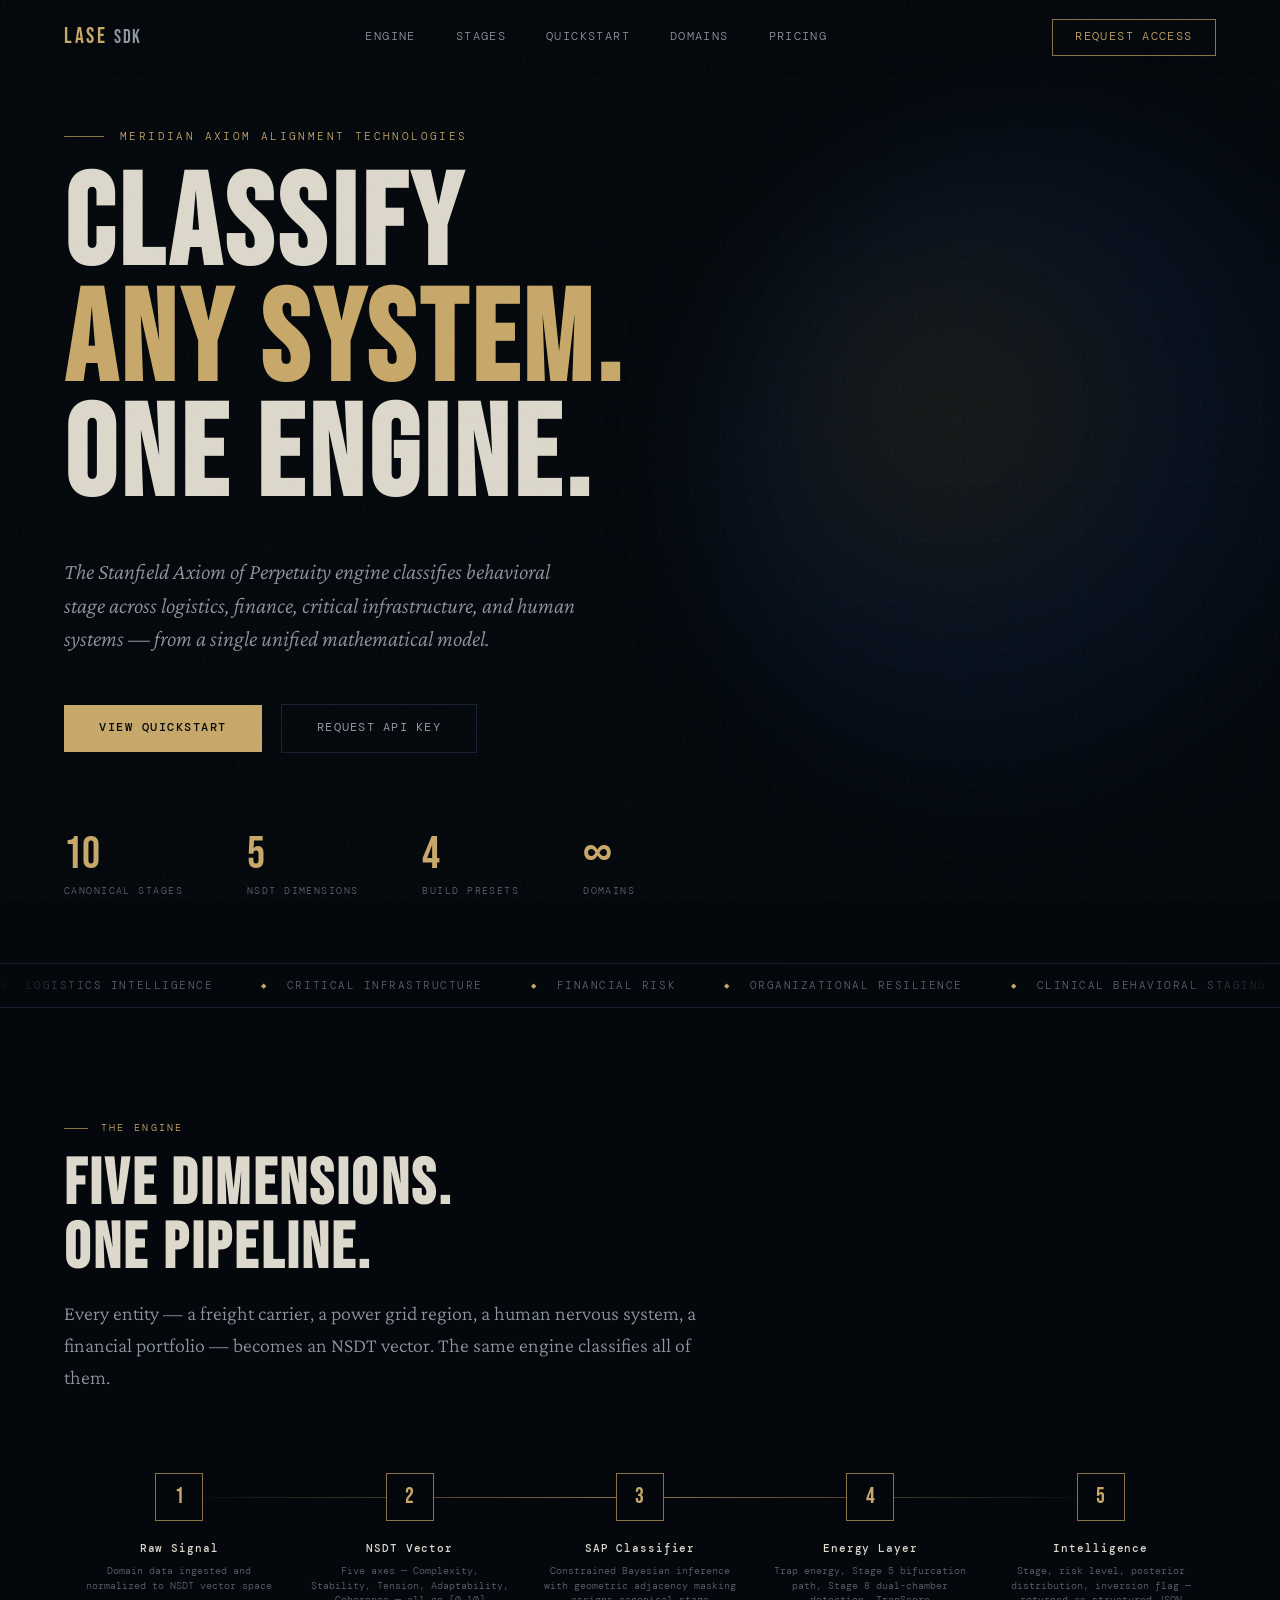
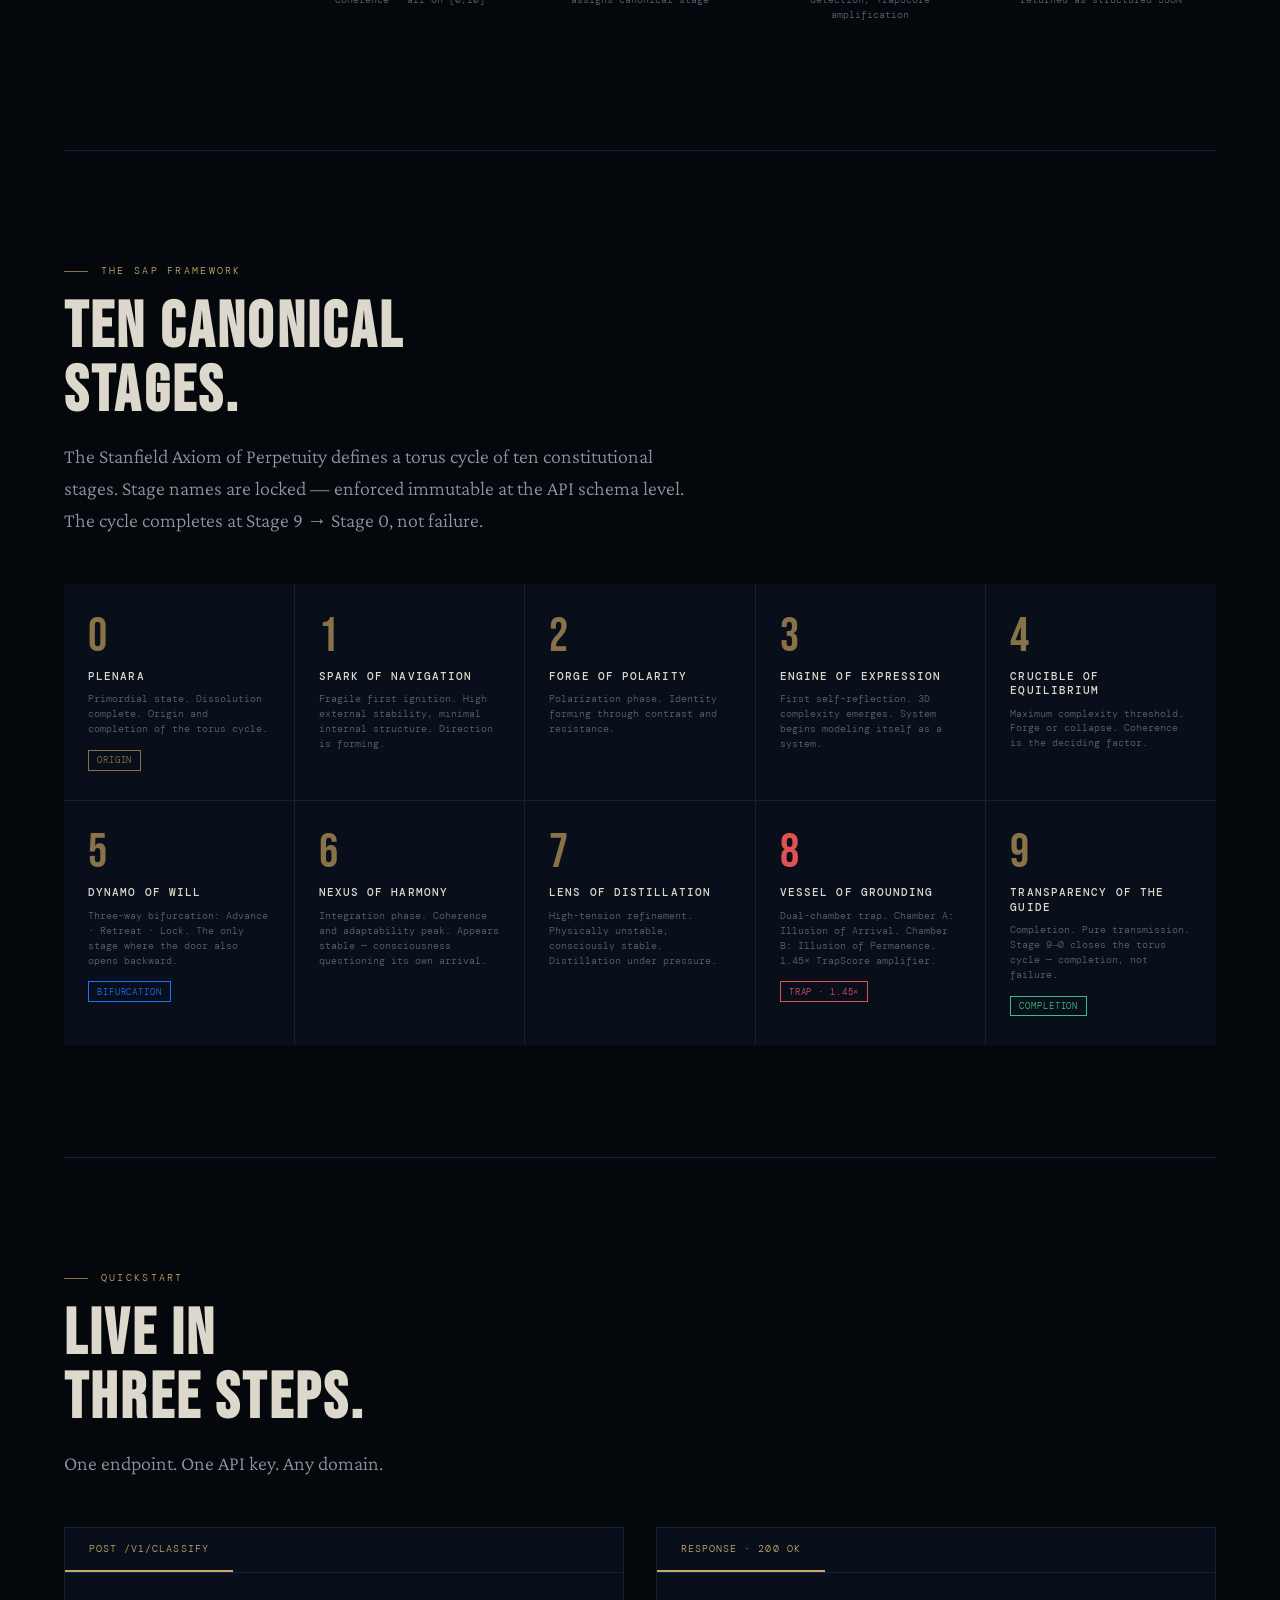
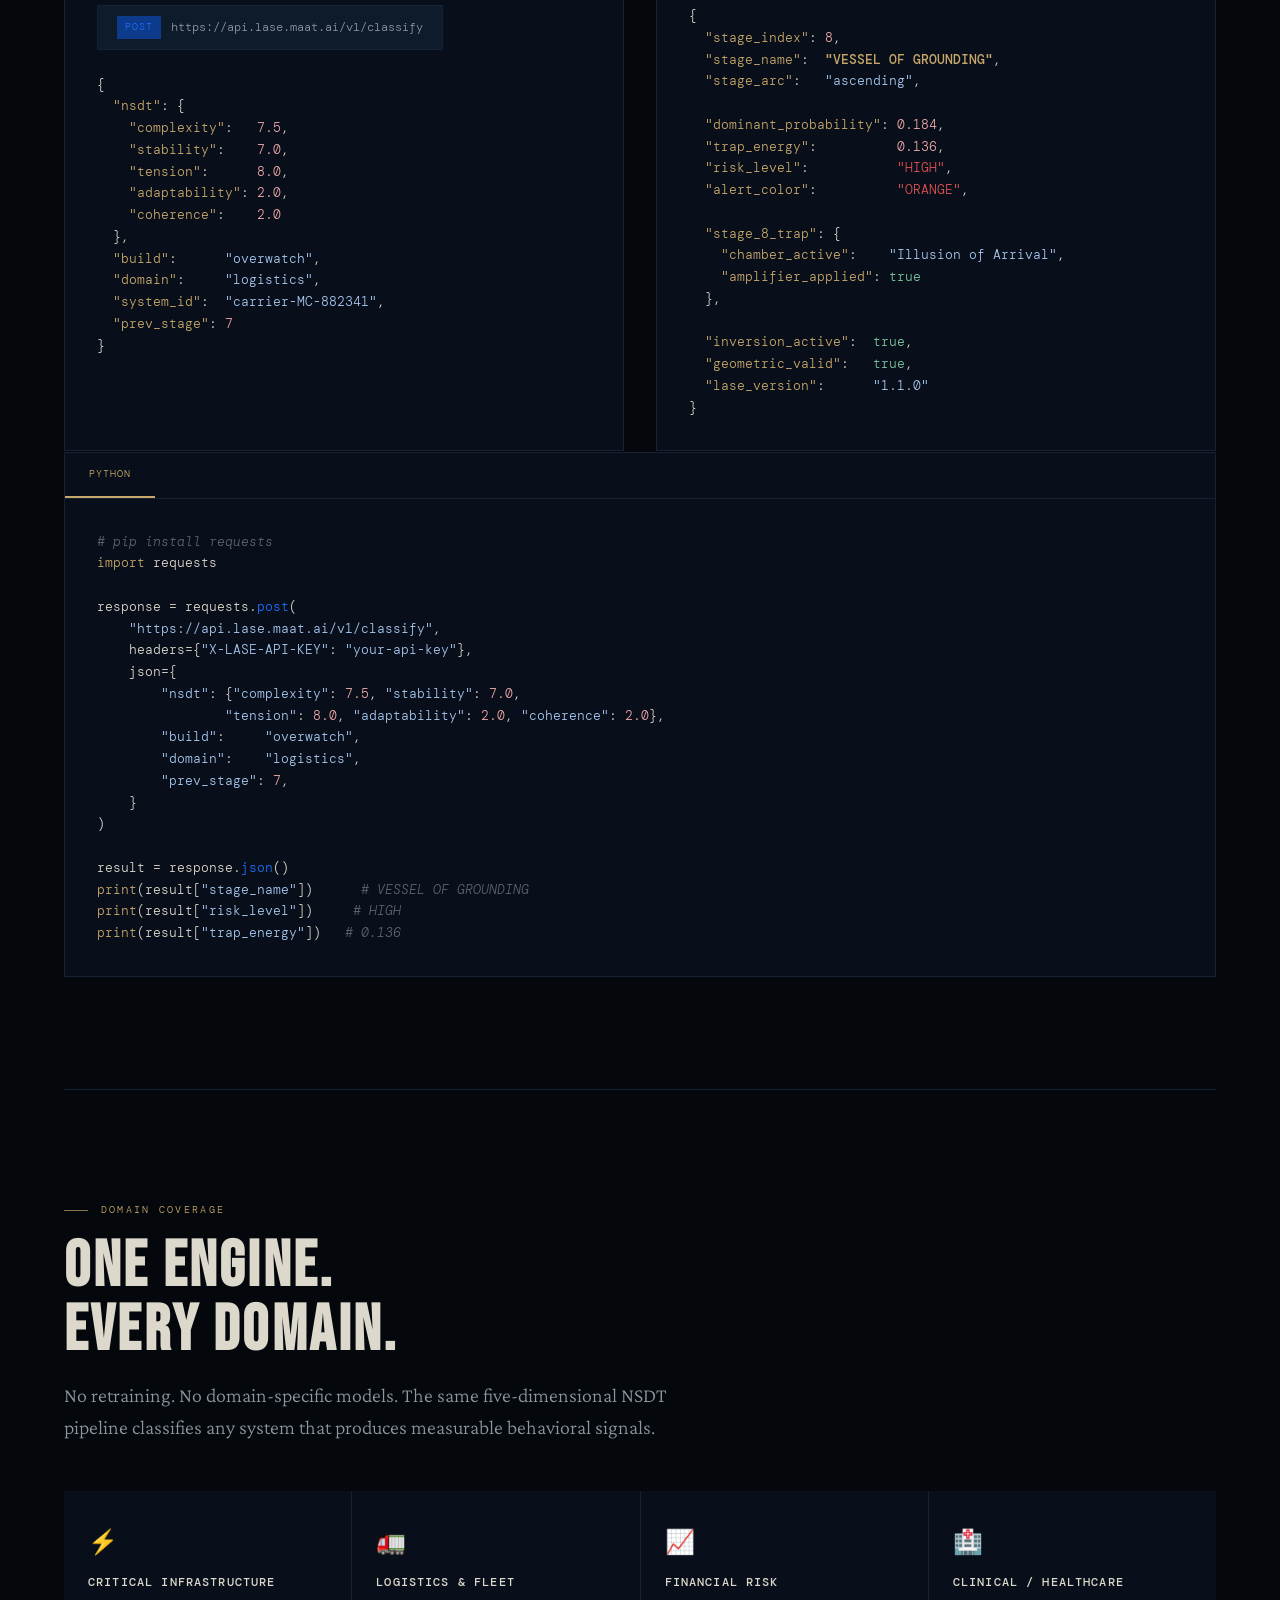
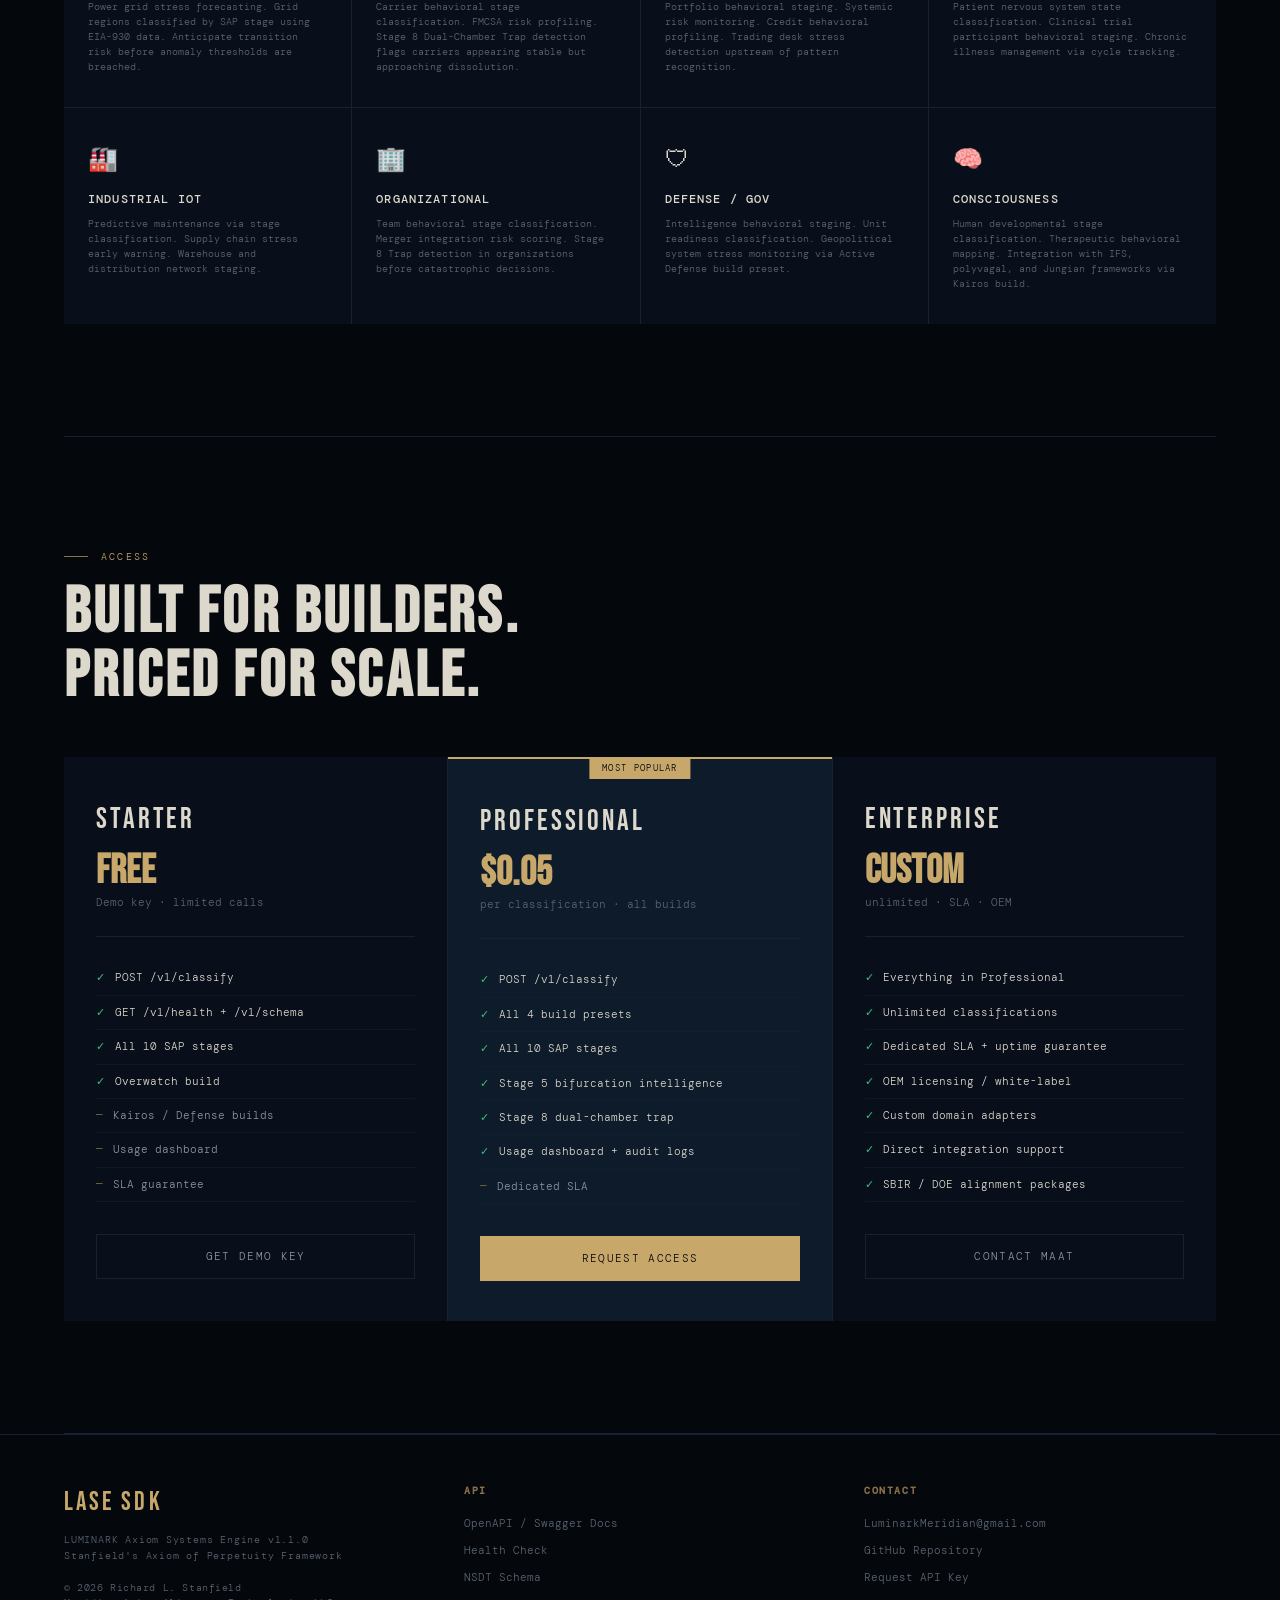
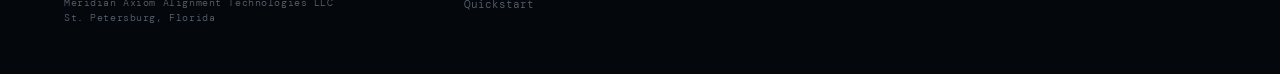
<file: docs/index.html>
<!DOCTYPE html>
<html lang="en">
<head>
<meta charset="UTF-8">
<meta name="viewport" content="width=device-width, initial-scale=1.0">
<title>LASE SDK — SAP Classification as a Service</title>
<meta name="description" content="LUMINARK Axiom Systems Engine. Classify any system's behavioral stage through the Stanfield Axiom of Perpetuity engine. One API. Ten stages. Every domain.">
<link rel="preconnect" href="https://fonts.googleapis.com">
<link href="https://fonts.googleapis.com/css2?family=Bebas+Neue&family=DM+Mono:ital,wght@0,300;0,400;0,500;1,300&family=Crimson+Pro:ital,wght@0,300;0,400;1,300&display=swap" rel="stylesheet">
<style>
:root {
  --black:    #04080C;
  --deep:     #080F1A;
  --surface:  #0D1B2A;
  --border:   #162234;
  --gold:     #C8A86A;
  --gold-dim: #8A7248;
  --blue:     #1E6FFF;
  --blue-dim: #0D3A8A;
  --text:     #DDD8CC;
  --muted:    #5A6472;
  --dim:      #8E96A0;
  --danger:   #E05252;
  --green:    #3DBE7A;
}

*, *::before, *::after { box-sizing: border-box; margin: 0; padding: 0; }

html { scroll-behavior: smooth; }

body {
  background: var(--black);
  color: var(--text);
  font-family: 'DM Mono', monospace;
  font-weight: 300;
  line-height: 1.6;
  overflow-x: hidden;
}

/* ── NOISE OVERLAY ─────────────────────────────────── */
body::before {
  content: '';
  position: fixed; inset: 0;
  background-image: url("data:image/svg+xml,%3Csvg viewBox='0 0 256 256' xmlns='http://www.w3.org/2000/svg'%3E%3Cfilter id='noise'%3E%3CfeTurbulence type='fractalNoise' baseFrequency='0.9' numOctaves='4' stitchTiles='stitch'/%3E%3C/filter%3E%3Crect width='100%25' height='100%25' filter='url(%23noise)' opacity='0.04'/%3E%3C/svg%3E");
  pointer-events: none;
  z-index: 9999;
  opacity: 0.6;
}

/* ── NAV ─────────────────────────────────────────────── */
nav {
  position: fixed; top: 0; left: 0; right: 0;
  z-index: 100;
  display: flex; align-items: center; justify-content: space-between;
  padding: 1.2rem 4rem;
  background: linear-gradient(to bottom, rgba(4,8,12,0.98) 0%, transparent 100%);
  border-bottom: 1px solid transparent;
  transition: border-color 0.3s;
}
nav.scrolled { border-color: var(--border); }

.nav-logo {
  font-family: 'Bebas Neue', sans-serif;
  font-size: 1.4rem;
  letter-spacing: 0.12em;
  color: var(--gold);
}
.nav-logo span { color: var(--dim); font-size: 0.85em; letter-spacing: 0.06em; }

.nav-links { display: flex; gap: 2.5rem; }
.nav-links a {
  color: var(--dim);
  text-decoration: none;
  font-size: 0.72rem;
  letter-spacing: 0.12em;
  text-transform: uppercase;
  transition: color 0.2s;
}
.nav-links a:hover { color: var(--text); }

.nav-cta {
  border: 1px solid var(--gold-dim);
  color: var(--gold);
  padding: 0.5rem 1.4rem;
  font-size: 0.72rem;
  letter-spacing: 0.12em;
  text-transform: uppercase;
  text-decoration: none;
  transition: all 0.2s;
}
.nav-cta:hover { background: var(--gold); color: var(--black); }

/* ── HERO ─────────────────────────────────────────────── */
.hero {
  min-height: 100vh;
  display: flex; flex-direction: column;
  justify-content: center; align-items: flex-start;
  padding: 8rem 4rem 4rem;
  position: relative;
  overflow: hidden;
}

.hero-grid {
  position: absolute; inset: 0;
  background-image:
    linear-gradient(rgba(30,111,255,0.04) 1px, transparent 1px),
    linear-gradient(90deg, rgba(30,111,255,0.04) 1px, transparent 1px);
  background-size: 60px 60px;
  mask-image: radial-gradient(ellipse 80% 80% at 80% 50%, black 0%, transparent 70%);
}

.hero-orb {
  position: absolute;
  right: -10%;
  top: 50%;
  transform: translateY(-50%);
  width: 700px; height: 700px;
  border-radius: 50%;
  background: radial-gradient(circle at 35% 40%,
    rgba(200,168,106,0.12) 0%,
    rgba(30,111,255,0.08) 40%,
    transparent 70%);
  filter: blur(60px);
  animation: pulse 8s ease-in-out infinite;
}

@keyframes pulse {
  0%, 100% { transform: translateY(-50%) scale(1); opacity: 1; }
  50% { transform: translateY(-50%) scale(1.08); opacity: 0.8; }
}

.hero-eyebrow {
  font-size: 0.68rem;
  letter-spacing: 0.22em;
  text-transform: uppercase;
  color: var(--gold);
  margin-bottom: 1.5rem;
  display: flex; align-items: center; gap: 1rem;
}
.hero-eyebrow::before {
  content: '';
  display: block; width: 40px; height: 1px;
  background: var(--gold-dim);
}

h1 {
  font-family: 'Bebas Neue', sans-serif;
  font-size: clamp(4.5rem, 10vw, 9rem);
  line-height: 0.9;
  letter-spacing: 0.04em;
  color: var(--text);
  max-width: 900px;
  margin-bottom: 1rem;
}
h1 em {
  font-style: normal;
  color: var(--gold);
  display: block;
}

.hero-sub {
  font-family: 'Crimson Pro', serif;
  font-size: clamp(1.1rem, 2vw, 1.4rem);
  font-weight: 300;
  font-style: italic;
  color: var(--dim);
  max-width: 520px;
  margin: 1.5rem 0 3rem;
  line-height: 1.5;
}

.hero-actions { display: flex; gap: 1.2rem; align-items: center; }

.btn-primary {
  background: var(--gold);
  color: var(--black);
  padding: 0.85rem 2.2rem;
  font-family: 'DM Mono', monospace;
  font-size: 0.78rem;
  font-weight: 500;
  letter-spacing: 0.12em;
  text-transform: uppercase;
  text-decoration: none;
  transition: all 0.2s;
  display: inline-block;
}
.btn-primary:hover { background: var(--text); }

.btn-secondary {
  color: var(--dim);
  padding: 0.85rem 2.2rem;
  font-size: 0.78rem;
  font-weight: 400;
  letter-spacing: 0.1em;
  text-transform: uppercase;
  text-decoration: none;
  border: 1px solid var(--border);
  transition: all 0.2s;
  display: inline-block;
}
.btn-secondary:hover { color: var(--text); border-color: var(--muted); }

.hero-stats {
  margin-top: 5rem;
  display: flex; gap: 4rem;
}
.stat-num {
  font-family: 'Bebas Neue', sans-serif;
  font-size: 2.8rem;
  color: var(--gold);
  line-height: 1;
  display: block;
}
.stat-label {
  font-size: 0.64rem;
  letter-spacing: 0.14em;
  text-transform: uppercase;
  color: var(--muted);
  display: block;
  margin-top: 0.3rem;
}

/* ── TICKER ─────────────────────────────────────────── */
.ticker {
  border-top: 1px solid var(--border);
  border-bottom: 1px solid var(--border);
  padding: 0.8rem 0;
  overflow: hidden;
  position: relative;
}
.ticker::before, .ticker::after {
  content: '';
  position: absolute; top: 0; bottom: 0;
  width: 100px; z-index: 2;
}
.ticker::before { left: 0; background: linear-gradient(to right, var(--black), transparent); }
.ticker::after  { right: 0; background: linear-gradient(to left, var(--black), transparent); }

.ticker-track {
  display: flex; gap: 3rem;
  animation: ticker 35s linear infinite;
  white-space: nowrap;
}
@keyframes ticker {
  from { transform: translateX(0); }
  to   { transform: translateX(-50%); }
}

.ticker-item {
  font-size: 0.68rem;
  letter-spacing: 0.14em;
  text-transform: uppercase;
  color: var(--muted);
  display: flex; align-items: center; gap: 1.2rem;
  flex-shrink: 0;
}
.ticker-item::before {
  content: '◆';
  color: var(--gold);
  font-size: 0.45rem;
}

/* ── SECTIONS ─────────────────────────────────────────── */
section { padding: 7rem 4rem; }

.section-label {
  font-size: 0.65rem;
  letter-spacing: 0.22em;
  text-transform: uppercase;
  color: var(--gold);
  margin-bottom: 1rem;
  display: flex; align-items: center; gap: 0.8rem;
}
.section-label::before {
  content: ''; display: block;
  width: 24px; height: 1px;
  background: var(--gold-dim);
}

h2 {
  font-family: 'Bebas Neue', sans-serif;
  font-size: clamp(2.8rem, 5vw, 4.5rem);
  letter-spacing: 0.05em;
  line-height: 1;
  color: var(--text);
  margin-bottom: 1rem;
}

.lead {
  font-family: 'Crimson Pro', serif;
  font-size: 1.25rem;
  font-weight: 300;
  color: var(--dim);
  max-width: 640px;
  line-height: 1.6;
}

/* ── PIPELINE ─────────────────────────────────────────── */
.pipeline {
  display: grid;
  grid-template-columns: repeat(5, 1fr);
  gap: 0;
  margin-top: 4rem;
  position: relative;
}
.pipeline::before {
  content: '';
  position: absolute;
  top: 2.5rem; left: 10%; right: 10%;
  height: 1px;
  background: linear-gradient(to right, transparent, var(--gold-dim), transparent);
}

.pipe-step {
  display: flex; flex-direction: column;
  align-items: center; text-align: center;
  padding: 1rem;
  position: relative;
}

.pipe-num {
  width: 48px; height: 48px;
  border: 1px solid var(--gold-dim);
  display: flex; align-items: center; justify-content: center;
  font-family: 'Bebas Neue', sans-serif;
  font-size: 1.4rem;
  color: var(--gold);
  background: var(--black);
  position: relative; z-index: 1;
  margin-bottom: 1.2rem;
  transition: all 0.3s;
}
.pipe-step:hover .pipe-num {
  background: var(--gold);
  color: var(--black);
  box-shadow: 0 0 30px rgba(200,168,106,0.3);
}

.pipe-axis {
  font-size: 0.7rem;
  font-weight: 500;
  letter-spacing: 0.08em;
  color: var(--text);
  margin-bottom: 0.4rem;
}
.pipe-desc {
  font-size: 0.65rem;
  color: var(--muted);
  line-height: 1.4;
}

/* ── STAGES GRID ──────────────────────────────────────── */
.stages-grid {
  display: grid;
  grid-template-columns: repeat(5, 1fr);
  gap: 1px;
  margin-top: 3rem;
  background: var(--border);
}

.stage-card {
  background: var(--deep);
  padding: 1.8rem 1.5rem;
  cursor: default;
  transition: all 0.25s;
  position: relative;
  overflow: hidden;
}
.stage-card::before {
  content: '';
  position: absolute; top: 0; left: 0; right: 0;
  height: 2px;
  background: var(--gold-dim);
  transform: scaleX(0);
  transform-origin: left;
  transition: transform 0.3s;
}
.stage-card:hover::before { transform: scaleX(1); }
.stage-card:hover { background: var(--surface); }

.stage-card.trap-stage .stage-num { color: var(--danger); }
.stage-card.trap-stage::before { background: var(--danger); }

.stage-num {
  font-family: 'Bebas Neue', sans-serif;
  font-size: 3rem;
  color: var(--gold-dim);
  line-height: 1;
  margin-bottom: 0.5rem;
  transition: color 0.25s;
}
.stage-card:hover .stage-num { color: var(--gold); }

.stage-name {
  font-size: 0.68rem;
  font-weight: 500;
  letter-spacing: 0.1em;
  text-transform: uppercase;
  color: var(--text);
  margin-bottom: 0.6rem;
  line-height: 1.3;
}

.stage-desc {
  font-size: 0.62rem;
  color: var(--muted);
  line-height: 1.5;
}

.stage-badge {
  display: inline-block;
  margin-top: 0.8rem;
  padding: 0.15rem 0.5rem;
  font-size: 0.55rem;
  letter-spacing: 0.1em;
  text-transform: uppercase;
  border: 1px solid;
}
.badge-trap   { border-color: var(--danger); color: var(--danger); }
.badge-bif    { border-color: var(--blue); color: var(--blue); }
.badge-guide  { border-color: var(--green); color: var(--green); }
.badge-origin { border-color: var(--gold-dim); color: var(--gold-dim); }

/* ── CODE BLOCK ───────────────────────────────────────── */
.code-section {
  background: var(--deep);
  border: 1px solid var(--border);
}

.code-tabs {
  display: flex;
  border-bottom: 1px solid var(--border);
}
.code-tab {
  padding: 0.8rem 1.5rem;
  font-size: 0.65rem;
  letter-spacing: 0.1em;
  text-transform: uppercase;
  color: var(--muted);
  cursor: pointer;
  transition: all 0.2s;
  border-bottom: 2px solid transparent;
}
.code-tab.active {
  color: var(--gold);
  border-bottom-color: var(--gold);
}

.code-body {
  padding: 2rem;
  font-size: 0.8rem;
  line-height: 1.7;
  overflow-x: auto;
}

pre, code {
  font-family: 'DM Mono', monospace;
  font-weight: 300;
}

.tok-comment  { color: var(--muted); font-style: italic; }
.tok-key      { color: var(--gold); }
.tok-val      { color: #7EC8A0; }
.tok-str      { color: #A8C8F0; }
.tok-num      { color: #F0A8A8; }
.tok-method   { color: var(--blue); }
.tok-url      { color: var(--dim); }
.tok-stage    { color: var(--gold); font-weight: 500; }
.tok-risk     { color: var(--danger); }

.endpoint-badge {
  display: inline-flex; align-items: center; gap: 0.6rem;
  background: var(--surface);
  border: 1px solid var(--border);
  padding: 0.6rem 1.2rem;
  margin-bottom: 1.5rem;
}
.method-post {
  background: var(--blue-dim);
  color: var(--blue);
  padding: 0.2rem 0.5rem;
  font-size: 0.62rem;
  letter-spacing: 0.1em;
}
.method-get {
  background: rgba(61,190,122,0.15);
  color: var(--green);
  padding: 0.2rem 0.5rem;
  font-size: 0.62rem;
  letter-spacing: 0.1em;
}
.endpoint-url {
  font-size: 0.75rem;
  color: var(--dim);
}

/* ── QUICKSTART GRID ──────────────────────────────────── */
.quickstart-grid {
  display: grid;
  grid-template-columns: 1fr 1fr;
  gap: 2rem;
  margin-top: 3rem;
}

/* ── PRICING ──────────────────────────────────────────── */
.pricing-grid {
  display: grid;
  grid-template-columns: repeat(3, 1fr);
  gap: 1px;
  background: var(--border);
  margin-top: 3rem;
}

.plan {
  background: var(--deep);
  padding: 2.5rem 2rem;
  position: relative;
}
.plan.featured {
  background: var(--surface);
  border-top: 2px solid var(--gold);
}

.plan-badge {
  position: absolute; top: -1px; left: 50%;
  transform: translateX(-50%);
  background: var(--gold);
  color: var(--black);
  font-size: 0.58rem;
  letter-spacing: 0.14em;
  text-transform: uppercase;
  padding: 0.2rem 0.8rem;
}

.plan-name {
  font-family: 'Bebas Neue', sans-serif;
  font-size: 1.8rem;
  letter-spacing: 0.1em;
  color: var(--text);
  margin-bottom: 0.5rem;
}
.plan-price {
  font-size: 0.7rem;
  color: var(--muted);
  margin-bottom: 1.5rem;
  padding-bottom: 1.5rem;
  border-bottom: 1px solid var(--border);
}
.plan-price strong {
  font-family: 'Bebas Neue', sans-serif;
  font-size: 2.5rem;
  color: var(--gold);
  display: block;
  line-height: 1;
  margin-bottom: 0.2rem;
}
.plan-features { list-style: none; }
.plan-features li {
  font-size: 0.68rem;
  color: var(--dim);
  padding: 0.5rem 0;
  border-bottom: 1px solid rgba(22,34,52,0.5);
  display: flex; align-items: center; gap: 0.6rem;
}
.plan-features li::before {
  content: '—';
  color: var(--gold-dim);
  flex-shrink: 0;
}
.plan-features li.included { color: var(--text); }
.plan-features li.included::before { content: '✓'; color: var(--green); }

.plan-cta {
  display: block;
  text-align: center;
  margin-top: 2rem;
  padding: 0.8rem;
  font-size: 0.68rem;
  letter-spacing: 0.12em;
  text-transform: uppercase;
  text-decoration: none;
  border: 1px solid var(--border);
  color: var(--dim);
  transition: all 0.2s;
}
.plan.featured .plan-cta {
  background: var(--gold);
  color: var(--black);
  border-color: var(--gold);
}
.plan-cta:hover { background: var(--text); color: var(--black); border-color: var(--text); }

/* ── DOMAINS ──────────────────────────────────────────── */
.domains-grid {
  display: grid;
  grid-template-columns: repeat(4, 1fr);
  gap: 1px;
  background: var(--border);
  margin-top: 3rem;
}
.domain-card {
  background: var(--deep);
  padding: 2rem 1.5rem;
  transition: background 0.2s;
}
.domain-card:hover { background: var(--surface); }
.domain-icon {
  font-size: 1.5rem;
  margin-bottom: 0.8rem;
  display: block;
}
.domain-title {
  font-size: 0.72rem;
  font-weight: 500;
  letter-spacing: 0.1em;
  text-transform: uppercase;
  color: var(--text);
  margin-bottom: 0.5rem;
}
.domain-use {
  font-size: 0.62rem;
  color: var(--muted);
  line-height: 1.5;
}

/* ── FOOTER ───────────────────────────────────────────── */
footer {
  border-top: 1px solid var(--border);
  padding: 3rem 4rem;
  display: grid;
  grid-template-columns: 1fr 1fr 1fr;
  gap: 3rem;
  align-items: start;
}

.footer-brand {
  font-family: 'Bebas Neue', sans-serif;
  font-size: 1.6rem;
  letter-spacing: 0.12em;
  color: var(--gold);
  display: block;
  margin-bottom: 0.5rem;
}
.footer-sub {
  font-size: 0.62rem;
  color: var(--muted);
  letter-spacing: 0.08em;
}
.footer-links h4 {
  font-size: 0.62rem;
  letter-spacing: 0.16em;
  text-transform: uppercase;
  color: var(--gold-dim);
  margin-bottom: 1rem;
}
.footer-links a {
  display: block;
  font-size: 0.68rem;
  color: var(--muted);
  text-decoration: none;
  margin-bottom: 0.6rem;
  transition: color 0.2s;
}
.footer-links a:hover { color: var(--text); }
.footer-copy {
  font-size: 0.6rem;
  color: var(--muted);
  margin-top: 1rem;
  letter-spacing: 0.06em;
}

/* ── DIVIDER ──────────────────────────────────────────── */
.divider {
  border: none;
  border-top: 1px solid var(--border);
  margin: 0 4rem;
}

/* ── ANIMATIONS ───────────────────────────────────────── */
.reveal {
  opacity: 0;
  transform: translateY(24px);
  transition: opacity 0.7s ease, transform 0.7s ease;
}
.reveal.visible {
  opacity: 1;
  transform: none;
}

@media (max-width: 900px) {
  nav { padding: 1rem 1.5rem; }
  .nav-links { display: none; }
  section { padding: 4rem 1.5rem; }
  h1 { font-size: 3.5rem; }
  .pipeline { grid-template-columns: repeat(3, 1fr); }
  .stages-grid { grid-template-columns: repeat(2, 1fr); }
  .quickstart-grid { grid-template-columns: 1fr; }
  .pricing-grid { grid-template-columns: 1fr; }
  .domains-grid { grid-template-columns: repeat(2, 1fr); }
  footer { grid-template-columns: 1fr; gap: 2rem; }
  .hero { padding: 7rem 1.5rem 3rem; }
  .hero-stats { gap: 2rem; flex-wrap: wrap; }
}
</style>
</head>
<body>

<!-- NAV -->
<nav id="nav">
  <div class="nav-logo">LASE <span>SDK</span></div>
  <div class="nav-links">
    <a href="#engine">Engine</a>
    <a href="#stages">Stages</a>
    <a href="#quickstart">Quickstart</a>
    <a href="#domains">Domains</a>
    <a href="#pricing">Pricing</a>
  </div>
  <a href="mailto:LuminarkMeridian@gmail.com" class="nav-cta">Request Access</a>
</nav>

<!-- HERO -->
<section class="hero" id="top">
  <div class="hero-grid"></div>
  <div class="hero-orb"></div>

  <div class="hero-eyebrow">Meridian Axiom Alignment Technologies</div>

  <h1>
    Classify<br>
    <em>Any System.</em>
    One Engine.
  </h1>

  <p class="hero-sub">
    The Stanfield Axiom of Perpetuity engine classifies behavioral stage across
    logistics, finance, critical infrastructure, and human systems —
    from a single unified mathematical model.
  </p>

  <div class="hero-actions">
    <a href="#quickstart" class="btn-primary">View Quickstart</a>
    <a href="mailto:LuminarkMeridian@gmail.com" class="btn-secondary">Request API Key</a>
  </div>

  <div class="hero-stats">
    <div>
      <span class="stat-num">10</span>
      <span class="stat-label">Canonical Stages</span>
    </div>
    <div>
      <span class="stat-num">5</span>
      <span class="stat-label">NSDT Dimensions</span>
    </div>
    <div>
      <span class="stat-num">4</span>
      <span class="stat-label">Build Presets</span>
    </div>
    <div>
      <span class="stat-num">∞</span>
      <span class="stat-label">Domains</span>
    </div>
  </div>
</section>

<!-- TICKER -->
<div class="ticker">
  <div class="ticker-track">
    <div class="ticker-item">Logistics Intelligence</div>
    <div class="ticker-item">Critical Infrastructure</div>
    <div class="ticker-item">Financial Risk</div>
    <div class="ticker-item">Organizational Resilience</div>
    <div class="ticker-item">Clinical Behavioral Staging</div>
    <div class="ticker-item">Grid Stress Forecasting</div>
    <div class="ticker-item">Supply Chain Intelligence</div>
    <div class="ticker-item">Consciousness Research</div>
    <div class="ticker-item">Predictive Maintenance</div>
    <div class="ticker-item">Insurance Actuarial</div>
    <!-- duplicate for seamless loop -->
    <div class="ticker-item">Logistics Intelligence</div>
    <div class="ticker-item">Critical Infrastructure</div>
    <div class="ticker-item">Financial Risk</div>
    <div class="ticker-item">Organizational Resilience</div>
    <div class="ticker-item">Clinical Behavioral Staging</div>
    <div class="ticker-item">Grid Stress Forecasting</div>
    <div class="ticker-item">Supply Chain Intelligence</div>
    <div class="ticker-item">Consciousness Research</div>
    <div class="ticker-item">Predictive Maintenance</div>
    <div class="ticker-item">Insurance Actuarial</div>
  </div>
</div>

<!-- ENGINE -->
<section id="engine">
  <div class="reveal">
    <div class="section-label">The Engine</div>
    <h2>Five Dimensions.<br>One Pipeline.</h2>
    <p class="lead">
      Every entity — a freight carrier, a power grid region, a human nervous system,
      a financial portfolio — becomes an NSDT vector. The same engine classifies all of them.
    </p>
  </div>

  <div class="pipeline reveal">
    <div class="pipe-step">
      <div class="pipe-num">1</div>
      <div class="pipe-axis">Raw Signal</div>
      <div class="pipe-desc">Domain data ingested and normalized to NSDT vector space</div>
    </div>
    <div class="pipe-step">
      <div class="pipe-num">2</div>
      <div class="pipe-axis">NSDT Vector</div>
      <div class="pipe-desc">Five axes — Complexity, Stability, Tension, Adaptability, Coherence — all on [0,10]</div>
    </div>
    <div class="pipe-step">
      <div class="pipe-num">3</div>
      <div class="pipe-axis">SAP Classifier</div>
      <div class="pipe-desc">Constrained Bayesian inference with geometric adjacency masking assigns canonical stage</div>
    </div>
    <div class="pipe-step">
      <div class="pipe-num">4</div>
      <div class="pipe-axis">Energy Layer</div>
      <div class="pipe-desc">Trap energy, Stage 5 bifurcation path, Stage 8 dual-chamber detection, TrapScore amplification</div>
    </div>
    <div class="pipe-step">
      <div class="pipe-num">5</div>
      <div class="pipe-axis">Intelligence</div>
      <div class="pipe-desc">Stage, risk level, posterior distribution, inversion flag — returned as structured JSON</div>
    </div>
  </div>
</section>

<hr class="divider">

<!-- STAGES -->
<section id="stages">
  <div class="reveal">
    <div class="section-label">The SAP Framework</div>
    <h2>Ten Canonical<br>Stages.</h2>
    <p class="lead">
      The Stanfield Axiom of Perpetuity defines a torus cycle of ten constitutional stages.
      Stage names are locked — enforced immutable at the API schema level.
      The cycle completes at Stage 9 → Stage 0, not failure.
    </p>
  </div>

  <div class="stages-grid reveal">

    <div class="stage-card">
      <div class="stage-num">0</div>
      <div class="stage-name">Plenara</div>
      <div class="stage-desc">Primordial state. Dissolution complete. Origin and completion of the torus cycle.</div>
      <span class="stage-badge badge-origin">Origin</span>
    </div>

    <div class="stage-card">
      <div class="stage-num">1</div>
      <div class="stage-name">Spark of Navigation</div>
      <div class="stage-desc">Fragile first ignition. High external stability, minimal internal structure. Direction is forming.</div>
    </div>

    <div class="stage-card">
      <div class="stage-num">2</div>
      <div class="stage-name">Forge of Polarity</div>
      <div class="stage-desc">Polarization phase. Identity forming through contrast and resistance.</div>
    </div>

    <div class="stage-card">
      <div class="stage-num">3</div>
      <div class="stage-name">Engine of Expression</div>
      <div class="stage-desc">First self-reflection. 3D complexity emerges. System begins modeling itself as a system.</div>
    </div>

    <div class="stage-card">
      <div class="stage-num">4</div>
      <div class="stage-name">Crucible of Equilibrium</div>
      <div class="stage-desc">Maximum complexity threshold. Forge or collapse. Coherence is the deciding factor.</div>
    </div>

    <div class="stage-card">
      <div class="stage-num">5</div>
      <div class="stage-name">Dynamo of Will</div>
      <div class="stage-desc">Three-way bifurcation: Advance · Retreat · Lock. The only stage where the door also opens backward.</div>
      <span class="stage-badge badge-bif">Bifurcation</span>
    </div>

    <div class="stage-card">
      <div class="stage-num">6</div>
      <div class="stage-name">Nexus of Harmony</div>
      <div class="stage-desc">Integration phase. Coherence and adaptability peak. Appears stable — consciousness questioning its own arrival.</div>
    </div>

    <div class="stage-card">
      <div class="stage-num">7</div>
      <div class="stage-name">Lens of Distillation</div>
      <div class="stage-desc">High-tension refinement. Physically unstable, consciously stable. Distillation under pressure.</div>
    </div>

    <div class="stage-card trap-stage">
      <div class="stage-num">8</div>
      <div class="stage-name">Vessel of Grounding</div>
      <div class="stage-desc">Dual-chamber trap. Chamber A: Illusion of Arrival. Chamber B: Illusion of Permanence. 1.45× TrapScore amplifier.</div>
      <span class="stage-badge badge-trap">Trap · 1.45×</span>
    </div>

    <div class="stage-card">
      <div class="stage-num">9</div>
      <div class="stage-name">Transparency of the Guide</div>
      <div class="stage-desc">Completion. Pure transmission. Stage 9→0 closes the torus cycle — completion, not failure.</div>
      <span class="stage-badge badge-guide">Completion</span>
    </div>

  </div>
</section>

<hr class="divider">

<!-- QUICKSTART -->
<section id="quickstart">
  <div class="reveal">
    <div class="section-label">Quickstart</div>
    <h2>Live in<br>Three Steps.</h2>
    <p class="lead">One endpoint. One API key. Any domain.</p>
  </div>

  <div class="quickstart-grid reveal">

    <!-- Request -->
    <div class="code-section">
      <div class="code-tabs">
        <div class="code-tab active">POST /v1/classify</div>
      </div>
      <div class="code-body">
        <div class="endpoint-badge">
          <span class="method-post">POST</span>
          <span class="endpoint-url">https://api.lase.maat.ai/v1/classify</span>
        </div>
<pre><code>{
  <span class="tok-key">"nsdt"</span>: {
    <span class="tok-key">"complexity"</span>:   <span class="tok-num">7.5</span>,
    <span class="tok-key">"stability"</span>:    <span class="tok-num">7.0</span>,
    <span class="tok-key">"tension"</span>:      <span class="tok-num">8.0</span>,
    <span class="tok-key">"adaptability"</span>: <span class="tok-num">2.0</span>,
    <span class="tok-key">"coherence"</span>:    <span class="tok-num">2.0</span>
  },
  <span class="tok-key">"build"</span>:      <span class="tok-str">"overwatch"</span>,
  <span class="tok-key">"domain"</span>:     <span class="tok-str">"logistics"</span>,
  <span class="tok-key">"system_id"</span>:  <span class="tok-str">"carrier-MC-882341"</span>,
  <span class="tok-key">"prev_stage"</span>: <span class="tok-num">7</span>
}</code></pre>
      </div>
    </div>

    <!-- Response -->
    <div class="code-section">
      <div class="code-tabs">
        <div class="code-tab active">Response · 200 OK</div>
      </div>
      <div class="code-body">
<pre><code>{
  <span class="tok-key">"stage_index"</span>: <span class="tok-num">8</span>,
  <span class="tok-key">"stage_name"</span>:  <span class="tok-stage">"VESSEL OF GROUNDING"</span>,
  <span class="tok-key">"stage_arc"</span>:   <span class="tok-str">"ascending"</span>,

  <span class="tok-key">"dominant_probability"</span>: <span class="tok-num">0.184</span>,
  <span class="tok-key">"trap_energy"</span>:          <span class="tok-num">0.136</span>,
  <span class="tok-key">"risk_level"</span>:           <span class="tok-risk">"HIGH"</span>,
  <span class="tok-key">"alert_color"</span>:          <span class="tok-risk">"ORANGE"</span>,

  <span class="tok-key">"stage_8_trap"</span>: {
    <span class="tok-key">"chamber_active"</span>:    <span class="tok-str">"Illusion of Arrival"</span>,
    <span class="tok-key">"amplifier_applied"</span>: <span class="tok-val">true</span>
  },

  <span class="tok-key">"inversion_active"</span>:  <span class="tok-val">true</span>,
  <span class="tok-key">"geometric_valid"</span>:   <span class="tok-val">true</span>,
  <span class="tok-key">"lase_version"</span>:      <span class="tok-str">"1.1.0"</span>
}</code></pre>
      </div>
    </div>

  </div>

  <!-- Python snippet -->
  <div class="code-section reveal" style="margin-top: 1px;">
    <div class="code-tabs">
      <div class="code-tab active">Python</div>
    </div>
    <div class="code-body">
<pre><code><span class="tok-comment"># pip install requests</span>
<span class="tok-key">import</span> requests

response = requests.<span class="tok-method">post</span>(
    <span class="tok-str">"https://api.lase.maat.ai/v1/classify"</span>,
    headers={<span class="tok-str">"X-LASE-API-KEY"</span>: <span class="tok-str">"your-api-key"</span>},
    json={
        <span class="tok-str">"nsdt"</span>: {<span class="tok-str">"complexity"</span>: <span class="tok-num">7.5</span>, <span class="tok-str">"stability"</span>: <span class="tok-num">7.0</span>,
                <span class="tok-str">"tension"</span>: <span class="tok-num">8.0</span>, <span class="tok-str">"adaptability"</span>: <span class="tok-num">2.0</span>, <span class="tok-str">"coherence"</span>: <span class="tok-num">2.0</span>},
        <span class="tok-str">"build"</span>:     <span class="tok-str">"overwatch"</span>,
        <span class="tok-str">"domain"</span>:    <span class="tok-str">"logistics"</span>,
        <span class="tok-str">"prev_stage"</span>: <span class="tok-num">7</span>,
    }
)

result = response.<span class="tok-method">json</span>()
<span class="tok-key">print</span>(result[<span class="tok-str">"stage_name"</span>])      <span class="tok-comment"># VESSEL OF GROUNDING</span>
<span class="tok-key">print</span>(result[<span class="tok-str">"risk_level"</span>])     <span class="tok-comment"># HIGH</span>
<span class="tok-key">print</span>(result[<span class="tok-str">"trap_energy"</span>])   <span class="tok-comment"># 0.136</span></code></pre>
    </div>
  </div>
</section>

<hr class="divider">

<!-- DOMAINS -->
<section id="domains">
  <div class="reveal">
    <div class="section-label">Domain Coverage</div>
    <h2>One Engine.<br>Every Domain.</h2>
    <p class="lead">
      No retraining. No domain-specific models. The same five-dimensional NSDT pipeline
      classifies any system that produces measurable behavioral signals.
    </p>
  </div>

  <div class="domains-grid reveal">
    <div class="domain-card">
      <span class="domain-icon">⚡</span>
      <div class="domain-title">Critical Infrastructure</div>
      <div class="domain-use">Power grid stress forecasting. Grid regions classified by SAP stage using EIA-930 data. Anticipate transition risk before anomaly thresholds are breached.</div>
    </div>
    <div class="domain-card">
      <span class="domain-icon">🚛</span>
      <div class="domain-title">Logistics & Fleet</div>
      <div class="domain-use">Carrier behavioral stage classification. FMCSA risk profiling. Stage 8 Dual-Chamber Trap detection flags carriers appearing stable but approaching dissolution.</div>
    </div>
    <div class="domain-card">
      <span class="domain-icon">📈</span>
      <div class="domain-title">Financial Risk</div>
      <div class="domain-use">Portfolio behavioral staging. Systemic risk monitoring. Credit behavioral profiling. Trading desk stress detection upstream of pattern recognition.</div>
    </div>
    <div class="domain-card">
      <span class="domain-icon">🏥</span>
      <div class="domain-title">Clinical / Healthcare</div>
      <div class="domain-use">Patient nervous system state classification. Clinical trial participant behavioral staging. Chronic illness management via cycle tracking.</div>
    </div>
    <div class="domain-card">
      <span class="domain-icon">🏭</span>
      <div class="domain-title">Industrial IoT</div>
      <div class="domain-use">Predictive maintenance via stage classification. Supply chain stress early warning. Warehouse and distribution network staging.</div>
    </div>
    <div class="domain-card">
      <span class="domain-icon">🏢</span>
      <div class="domain-title">Organizational</div>
      <div class="domain-use">Team behavioral stage classification. Merger integration risk scoring. Stage 8 Trap detection in organizations before catastrophic decisions.</div>
    </div>
    <div class="domain-card">
      <span class="domain-icon">🛡</span>
      <div class="domain-title">Defense / Gov</div>
      <div class="domain-use">Intelligence behavioral staging. Unit readiness classification. Geopolitical system stress monitoring via Active Defense build preset.</div>
    </div>
    <div class="domain-card">
      <span class="domain-icon">🧠</span>
      <div class="domain-title">Consciousness</div>
      <div class="domain-use">Human developmental stage classification. Therapeutic behavioral mapping. Integration with IFS, polyvagal, and Jungian frameworks via Kairos build.</div>
    </div>
  </div>
</section>

<hr class="divider">

<!-- PRICING -->
<section id="pricing">
  <div class="reveal">
    <div class="section-label">Access</div>
    <h2>Built for Builders.<br>Priced for Scale.</h2>
  </div>

  <div class="pricing-grid reveal">

    <div class="plan">
      <div class="plan-name">Starter</div>
      <div class="plan-price">
        <strong>Free</strong>
        Demo key · limited calls
      </div>
      <ul class="plan-features">
        <li class="included">POST /v1/classify</li>
        <li class="included">GET /v1/health + /v1/schema</li>
        <li class="included">All 10 SAP stages</li>
        <li class="included">Overwatch build</li>
        <li>Kairos / Defense builds</li>
        <li>Usage dashboard</li>
        <li>SLA guarantee</li>
      </ul>
      <a href="mailto:LuminarkMeridian@gmail.com?subject=LASE SDK Starter Access" class="plan-cta">Get Demo Key</a>
    </div>

    <div class="plan featured">
      <div class="plan-badge">Most Popular</div>
      <div class="plan-name">Professional</div>
      <div class="plan-price">
        <strong>$0.05</strong>
        per classification · all builds
      </div>
      <ul class="plan-features">
        <li class="included">POST /v1/classify</li>
        <li class="included">All 4 build presets</li>
        <li class="included">All 10 SAP stages</li>
        <li class="included">Stage 5 bifurcation intelligence</li>
        <li class="included">Stage 8 dual-chamber trap</li>
        <li class="included">Usage dashboard + audit logs</li>
        <li>Dedicated SLA</li>
      </ul>
      <a href="mailto:LuminarkMeridian@gmail.com?subject=LASE SDK Professional Access" class="plan-cta">Request Access</a>
    </div>

    <div class="plan">
      <div class="plan-name">Enterprise</div>
      <div class="plan-price">
        <strong>Custom</strong>
        unlimited · SLA · OEM
      </div>
      <ul class="plan-features">
        <li class="included">Everything in Professional</li>
        <li class="included">Unlimited classifications</li>
        <li class="included">Dedicated SLA + uptime guarantee</li>
        <li class="included">OEM licensing / white-label</li>
        <li class="included">Custom domain adapters</li>
        <li class="included">Direct integration support</li>
        <li class="included">SBIR / DOE alignment packages</li>
      </ul>
      <a href="mailto:LuminarkMeridian@gmail.com?subject=LASE Enterprise Inquiry" class="plan-cta">Contact MAAT</a>
    </div>

  </div>
</section>

<hr class="divider">

<!-- FOOTER -->
<footer>
  <div>
    <span class="footer-brand">LASE SDK</span>
    <div class="footer-sub">
      LUMINARK Axiom Systems Engine v1.1.0<br>
      Stanfield's Axiom of Perpetuity Framework
    </div>
    <div class="footer-copy">
      © 2026 Richard L. Stanfield<br>
      Meridian Axiom Alignment Technologies LLC<br>
      St. Petersburg, Florida
    </div>
  </div>

  <div class="footer-links">
    <h4>API</h4>
    <a href="/docs">OpenAPI / Swagger Docs</a>
    <a href="/v1/health">Health Check</a>
    <a href="/v1/schema">NSDT Schema</a>
    <a href="#quickstart">Quickstart</a>
  </div>

  <div class="footer-links">
    <h4>Contact</h4>
    <a href="mailto:LuminarkMeridian@gmail.com">LuminarkMeridian@gmail.com</a>
    <a href="https://github.com/foreverforward760-crypto/LUMINARK-Axiom-Systems-Engine-LASE-v1.1" target="_blank">GitHub Repository</a>
    <a href="#pricing">Request API Key</a>
  </div>
</footer>

<script>
// Nav scroll state
const nav = document.getElementById('nav');
window.addEventListener('scroll', () => {
  nav.classList.toggle('scrolled', window.scrollY > 40);
});

// Reveal on scroll
const reveals = document.querySelectorAll('.reveal');
const observer = new IntersectionObserver(
  entries => entries.forEach(e => { if (e.isIntersecting) e.target.classList.add('visible'); }),
  { threshold: 0.1, rootMargin: '0px 0px -60px 0px' }
);
reveals.forEach(el => observer.observe(el));

// Stagger pipeline steps
document.querySelectorAll('.pipe-step').forEach((el, i) => {
  el.style.transitionDelay = `${i * 0.08}s`;
});

// Stagger stage cards
document.querySelectorAll('.stage-card').forEach((el, i) => {
  el.style.transitionDelay = `${i * 0.04}s`;
});
</script>
</body>
</html>
</file>
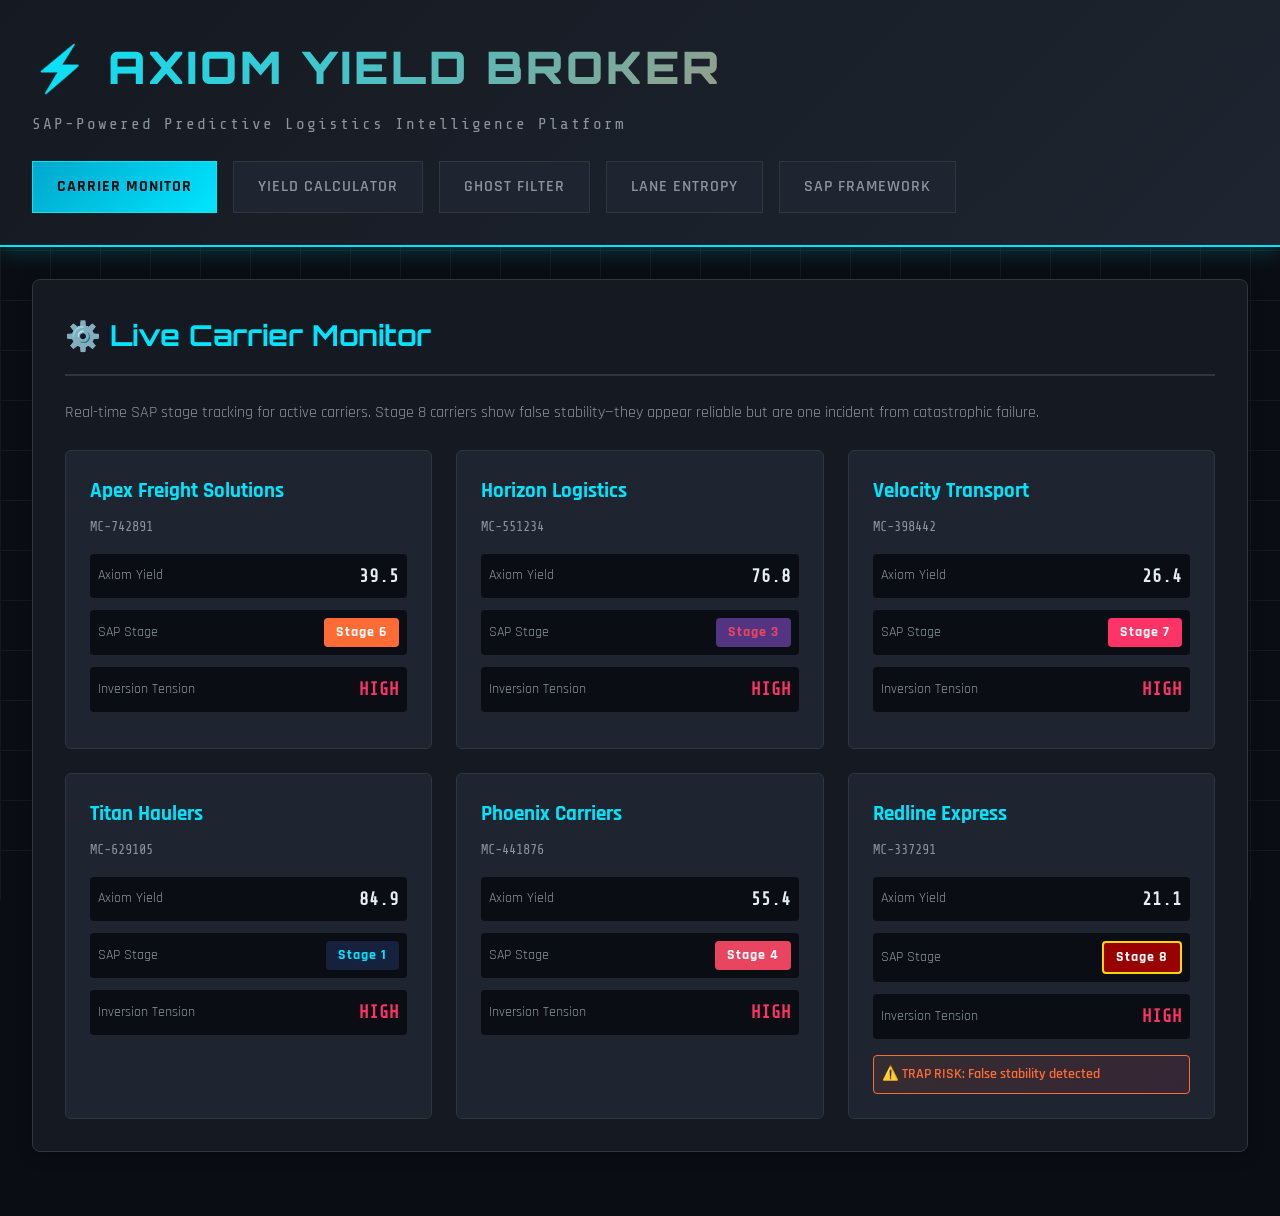
<file: apps/axiom_yield/index.html>
<!DOCTYPE html>
<html lang="en">
<head>
    <meta charset="UTF-8">
    <meta name="viewport" content="width=device-width, initial-scale=1.0">
    <title>Axiom Yield Broker | SAP-Powered Logistics Intelligence</title>
    <link href="https://fonts.googleapis.com/css2?family=Share+Tech+Mono&family=Orbitron:wght@400;700;900&family=Rajdhani:wght@300;400;600;700&display=swap" rel="stylesheet">
    <style>
        :root {
            --bg-primary: #0a0e14;
            --bg-secondary: #151921;
            --bg-tertiary: #1e2530;
            --cyan: #00e5ff;
            --cyan-dim: #00a8cc;
            --orange: #ff6b35;
            --orange-dim: #cc5429;
            --yellow: #ffd700;
            --red: #ff3366;
            --green: #00ff88;
            --text-primary: #e6edf3;
            --text-secondary: #8b949e;
            --border: #30363d;
            --shadow: rgba(0, 229, 255, 0.15);
        }

        * {
            margin: 0;
            padding: 0;
            box-sizing: border-box;
        }

        body {
            font-family: 'Rajdhani', sans-serif;
            background: var(--bg-primary);
            color: var(--text-primary);
            line-height: 1.6;
            overflow-x: hidden;
        }

        /* Animated Grid Background */
        body::before {
            content: '';
            position: fixed;
            top: 0;
            left: 0;
            width: 100%;
            height: 100%;
            background-image: 
                linear-gradient(var(--border) 1px, transparent 1px),
                linear-gradient(90deg, var(--border) 1px, transparent 1px);
            background-size: 50px 50px;
            opacity: 0.3;
            z-index: -1;
            animation: gridPulse 20s ease-in-out infinite;
        }

        @keyframes gridPulse {
            0%, 100% { opacity: 0.3; }
            50% { opacity: 0.15; }
        }

        /* Header */
        header {
            background: linear-gradient(135deg, var(--bg-secondary), var(--bg-tertiary));
            border-bottom: 2px solid var(--cyan);
            padding: 2rem;
            position: sticky;
            top: 0;
            z-index: 100;
            box-shadow: 0 4px 20px rgba(0, 229, 255, 0.2);
        }

        h1 {
            font-family: 'Orbitron', sans-serif;
            font-size: 2.8rem;
            font-weight: 900;
            background: linear-gradient(135deg, var(--cyan), var(--orange));
            -webkit-background-clip: text;
            -webkit-text-fill-color: transparent;
            background-clip: text;
            text-transform: uppercase;
            letter-spacing: 3px;
            margin-bottom: 0.5rem;
            animation: titleGlow 3s ease-in-out infinite;
        }

        @keyframes titleGlow {
            0%, 100% { filter: drop-shadow(0 0 10px var(--cyan)); }
            50% { filter: drop-shadow(0 0 20px var(--orange)); }
        }

        .subtitle {
            font-family: 'Share Tech Mono', monospace;
            color: var(--text-secondary);
            font-size: 1rem;
            letter-spacing: 2px;
        }

        /* Navigation Tabs */
        .tabs {
            display: flex;
            gap: 1rem;
            margin-top: 1.5rem;
            flex-wrap: wrap;
        }

        .tab {
            background: var(--bg-tertiary);
            border: 1px solid var(--border);
            color: var(--text-secondary);
            padding: 0.75rem 1.5rem;
            cursor: pointer;
            font-weight: 600;
            text-transform: uppercase;
            letter-spacing: 1px;
            transition: all 0.3s ease;
            position: relative;
            overflow: hidden;
        }

        .tab::before {
            content: '';
            position: absolute;
            bottom: 0;
            left: 0;
            width: 0;
            height: 2px;
            background: var(--cyan);
            transition: width 0.3s ease;
        }

        .tab:hover {
            background: var(--bg-secondary);
            color: var(--cyan);
            border-color: var(--cyan);
        }

        .tab:hover::before {
            width: 100%;
        }

        .tab.active {
            background: linear-gradient(135deg, var(--cyan-dim), var(--cyan));
            color: var(--bg-primary);
            border-color: var(--cyan);
            font-weight: 700;
        }

        /* Main Container */
        .container {
            max-width: 1400px;
            margin: 0 auto;
            padding: 2rem;
        }

        .section {
            display: none;
            animation: fadeIn 0.5s ease;
        }

        .section.active {
            display: block;
        }

        @keyframes fadeIn {
            from { opacity: 0; transform: translateY(20px); }
            to { opacity: 1; transform: translateY(0); }
        }

        /* Card Styling */
        .card {
            background: var(--bg-secondary);
            border: 1px solid var(--border);
            border-radius: 8px;
            padding: 2rem;
            margin-bottom: 2rem;
            box-shadow: 0 4px 15px rgba(0, 0, 0, 0.3);
            transition: all 0.3s ease;
        }

        .card:hover {
            border-color: var(--cyan);
            box-shadow: 0 4px 20px var(--shadow);
            transform: translateY(-2px);
        }

        .card-header {
            font-family: 'Orbitron', sans-serif;
            font-size: 1.8rem;
            font-weight: 700;
            color: var(--cyan);
            margin-bottom: 1.5rem;
            padding-bottom: 1rem;
            border-bottom: 2px solid var(--border);
        }

        /* Carrier Monitor Dashboard */
        .carrier-grid {
            display: grid;
            grid-template-columns: repeat(auto-fit, minmax(300px, 1fr));
            gap: 1.5rem;
            margin-top: 1.5rem;
        }

        .carrier-card {
            background: var(--bg-tertiary);
            border: 1px solid var(--border);
            border-radius: 6px;
            padding: 1.5rem;
            transition: all 0.3s ease;
        }

        .carrier-card:hover {
            border-color: var(--cyan);
            transform: scale(1.02);
        }

        .carrier-name {
            font-weight: 700;
            font-size: 1.3rem;
            color: var(--cyan);
            margin-bottom: 0.5rem;
        }

        .carrier-id {
            font-family: 'Share Tech Mono', monospace;
            color: var(--text-secondary);
            font-size: 0.85rem;
            margin-bottom: 1rem;
        }

        .metric {
            display: flex;
            justify-content: space-between;
            align-items: center;
            margin: 0.75rem 0;
            padding: 0.5rem;
            background: var(--bg-primary);
            border-radius: 4px;
        }

        .metric-label {
            color: var(--text-secondary);
            font-size: 0.9rem;
        }

        .metric-value {
            font-family: 'Share Tech Mono', monospace;
            font-weight: 700;
            font-size: 1.1rem;
        }

        .stage-badge {
            display: inline-block;
            padding: 0.25rem 0.75rem;
            border-radius: 4px;
            font-weight: 700;
            font-size: 0.85rem;
            letter-spacing: 1px;
        }

        .stage-0 { background: #1a1a2e; color: #666; }
        .stage-1 { background: #16213e; color: var(--cyan); }
        .stage-2 { background: #0f3460; color: #00d4ff; }
        .stage-3 { background: #533483; color: #e94560; }
        .stage-4 { background: #e94560; color: white; }
        .stage-5 { background: #ffd700; color: #0a0e14; }
        .stage-6 { background: #ff6b35; color: white; }
        .stage-7 { background: #ff3366; color: white; }
        .stage-8 { background: #990000; color: white; border: 2px solid var(--yellow); }
        .stage-9 { background: #000; color: var(--red); border: 2px solid var(--red); }

        .score {
            font-size: 2.5rem;
            font-weight: 900;
            font-family: 'Orbitron', sans-serif;
            text-align: center;
            margin: 1rem 0;
        }

        .score.high { color: var(--green); }
        .score.medium { color: var(--yellow); }
        .score.low { color: var(--orange); }
        .score.critical { color: var(--red); }

        .warning {
            background: linear-gradient(135deg, rgba(255, 107, 53, 0.1), rgba(255, 51, 102, 0.1));
            border: 1px solid var(--orange);
            border-radius: 4px;
            padding: 1rem;
            margin-top: 1rem;
            color: var(--orange);
            font-weight: 600;
        }

        /* Input Styling */
        .input-group {
            margin-bottom: 1.5rem;
        }

        label {
            display: block;
            color: var(--cyan);
            font-weight: 600;
            margin-bottom: 0.5rem;
            font-size: 0.95rem;
            text-transform: uppercase;
            letter-spacing: 1px;
        }

        input[type="range"] {
            width: 100%;
            height: 8px;
            border-radius: 5px;
            background: var(--bg-primary);
            outline: none;
            -webkit-appearance: none;
        }

        input[type="range"]::-webkit-slider-thumb {
            -webkit-appearance: none;
            appearance: none;
            width: 20px;
            height: 20px;
            border-radius: 50%;
            background: var(--cyan);
            cursor: pointer;
            box-shadow: 0 0 10px var(--cyan);
        }

        input[type="range"]::-moz-range-thumb {
            width: 20px;
            height: 20px;
            border-radius: 50%;
            background: var(--cyan);
            cursor: pointer;
            box-shadow: 0 0 10px var(--cyan);
        }

        input[type="number"], input[type="text"], select {
            width: 100%;
            padding: 0.75rem;
            background: var(--bg-primary);
            border: 1px solid var(--border);
            border-radius: 4px;
            color: var(--text-primary);
            font-family: 'Share Tech Mono', monospace;
            font-size: 1rem;
        }

        input:focus, select:focus {
            outline: none;
            border-color: var(--cyan);
            box-shadow: 0 0 10px var(--shadow);
        }

        button {
            background: linear-gradient(135deg, var(--cyan), var(--cyan-dim));
            color: var(--bg-primary);
            border: none;
            padding: 1rem 2rem;
            border-radius: 4px;
            cursor: pointer;
            font-weight: 700;
            font-size: 1rem;
            text-transform: uppercase;
            letter-spacing: 2px;
            transition: all 0.3s ease;
            box-shadow: 0 4px 15px rgba(0, 229, 255, 0.3);
        }

        button:hover {
            background: linear-gradient(135deg, var(--orange), var(--orange-dim));
            box-shadow: 0 6px 20px rgba(255, 107, 53, 0.4);
            transform: translateY(-2px);
        }

        button:active {
            transform: translateY(0);
        }

        /* SAP Framework Visualization */
        .sap-cycle {
            position: relative;
            width: 500px;
            height: 500px;
            margin: 2rem auto;
        }

        .sap-stage {
            position: absolute;
            width: 60px;
            height: 60px;
            border-radius: 50%;
            background: var(--bg-tertiary);
            border: 2px solid var(--border);
            display: flex;
            align-items: center;
            justify-content: center;
            font-weight: 700;
            cursor: pointer;
            transition: all 0.3s ease;
        }

        .sap-stage:hover {
            transform: scale(1.2);
            border-color: var(--cyan);
            box-shadow: 0 0 20px var(--cyan);
        }

        .sap-stage.selected {
            background: var(--cyan);
            color: var(--bg-primary);
            border-color: var(--cyan);
            box-shadow: 0 0 30px var(--cyan);
        }

        .stage-info {
            background: var(--bg-tertiary);
            border: 1px solid var(--cyan);
            border-radius: 8px;
            padding: 1.5rem;
            margin-top: 2rem;
            min-height: 200px;
        }

        .stage-title {
            font-family: 'Orbitron', sans-serif;
            font-size: 1.5rem;
            color: var(--cyan);
            margin-bottom: 1rem;
        }

        .stage-details {
            display: grid;
            grid-template-columns: repeat(auto-fit, minmax(200px, 1fr));
            gap: 1rem;
        }

        .detail-item {
            background: var(--bg-primary);
            padding: 1rem;
            border-radius: 4px;
            border-left: 3px solid var(--cyan);
        }

        .detail-label {
            color: var(--text-secondary);
            font-size: 0.85rem;
            margin-bottom: 0.25rem;
        }

        .detail-value {
            font-weight: 700;
            color: var(--text-primary);
        }

        /* Lane Entropy Map */
        .lane-grid {
            display: grid;
            grid-template-columns: repeat(auto-fill, minmax(250px, 1fr));
            gap: 1rem;
            margin-top: 1.5rem;
        }

        .lane-card {
            background: var(--bg-tertiary);
            border: 1px solid var(--border);
            border-radius: 6px;
            padding: 1.25rem;
            transition: all 0.3s ease;
            cursor: pointer;
        }

        .lane-card:hover {
            border-color: var(--cyan);
            transform: translateY(-3px);
            box-shadow: 0 6px 20px var(--shadow);
        }

        .lane-name {
            font-weight: 700;
            color: var(--cyan);
            margin-bottom: 0.5rem;
        }

        .entropy-dots {
            display: flex;
            gap: 4px;
            margin: 0.75rem 0;
        }

        .dot {
            width: 12px;
            height: 12px;
            border-radius: 50%;
            animation: pulse 2s ease-in-out infinite;
        }

        @keyframes pulse {
            0%, 100% { transform: scale(1); opacity: 1; }
            50% { transform: scale(1.2); opacity: 0.7; }
        }

        .pricing-multiplier {
            font-family: 'Orbitron', sans-serif;
            font-size: 1.3rem;
            font-weight: 700;
            color: var(--orange);
            margin-top: 0.5rem;
        }

        /* Results Display */
        .results {
            background: var(--bg-tertiary);
            border: 2px solid var(--cyan);
            border-radius: 8px;
            padding: 2rem;
            margin-top: 2rem;
        }

        .result-grid {
            display: grid;
            grid-template-columns: repeat(auto-fit, minmax(250px, 1fr));
            gap: 1.5rem;
            margin-top: 1rem;
        }

        .result-box {
            background: var(--bg-primary);
            border: 1px solid var(--border);
            border-radius: 6px;
            padding: 1.5rem;
            text-align: center;
        }

        .result-label {
            color: var(--text-secondary);
            font-size: 0.9rem;
            margin-bottom: 0.5rem;
            text-transform: uppercase;
            letter-spacing: 1px;
        }

        .result-value {
            font-family: 'Orbitron', sans-serif;
            font-size: 2rem;
            font-weight: 900;
            color: var(--cyan);
        }

        .recommendation {
            background: linear-gradient(135deg, rgba(0, 229, 255, 0.1), rgba(255, 107, 53, 0.1));
            border: 1px solid var(--cyan);
            border-radius: 6px;
            padding: 1.5rem;
            margin-top: 2rem;
        }

        .recommendation h3 {
            color: var(--cyan);
            font-family: 'Orbitron', sans-serif;
            margin-bottom: 1rem;
        }

        .recommendation-list {
            list-style: none;
            padding: 0;
        }

        .recommendation-list li {
            padding: 0.5rem 0;
            padding-left: 1.5rem;
            position: relative;
        }

        .recommendation-list li::before {
            content: '▹';
            position: absolute;
            left: 0;
            color: var(--cyan);
            font-weight: 700;
        }

        /* Responsive */
        @media (max-width: 768px) {
            h1 { font-size: 2rem; }
            .sap-cycle { width: 350px; height: 350px; }
            .sap-stage { width: 45px; height: 45px; font-size: 0.85rem; }
            .carrier-grid, .lane-grid { grid-template-columns: 1fr; }
        }

        .fade-in {
            animation: fadeIn 0.5s ease;
        }

        /* Ghost Carrier Scanner */
        .scan-input {
            display: grid;
            grid-template-columns: 1fr auto;
            gap: 1rem;
            margin-bottom: 1.5rem;
        }

        .scan-results {
            margin-top: 2rem;
        }

        .threat-level {
            display: inline-block;
            padding: 0.5rem 1rem;
            border-radius: 4px;
            font-weight: 700;
            text-transform: uppercase;
            letter-spacing: 1px;
        }

        .threat-safe { background: var(--green); color: var(--bg-primary); }
        .threat-warning { background: var(--yellow); color: var(--bg-primary); }
        .threat-danger { background: var(--red); color: white; }

        .fingerprint-grid {
            display: grid;
            grid-template-columns: repeat(3, 1fr);
            gap: 1rem;
            margin-top: 1rem;
        }
    </style>
</head>
<body>
    <header>
        <h1>⚡ Axiom Yield Broker</h1>
        <p class="subtitle">SAP-Powered Predictive Logistics Intelligence Platform</p>
        <div class="tabs">
            <div class="tab active" onclick="showSection('dashboard')">Carrier Monitor</div>
            <div class="tab" onclick="showSection('calculator')">Yield Calculator</div>
            <div class="tab" onclick="showSection('ghost')">Ghost Filter</div>
            <div class="tab" onclick="showSection('lanes')">Lane Entropy</div>
            <div class="tab" onclick="showSection('framework')">SAP Framework</div>
        </div>
    </header>

    <div class="container">
        <!-- CARRIER MONITOR DASHBOARD -->
        <div id="dashboard" class="section active">
            <div class="card">
                <div class="card-header">⚙️ Live Carrier Monitor</div>
                <p style="color: var(--text-secondary); margin-bottom: 1.5rem;">
                    Real-time SAP stage tracking for active carriers. Stage 8 carriers show false stability—they appear reliable but are one incident from catastrophic failure.
                </p>
                <div class="carrier-grid" id="carrierGrid"></div>
            </div>
        </div>

        <!-- AXIOM YIELD CALCULATOR -->
        <div id="calculator" class="section">
            <div class="card">
                <div class="card-header">📊 Axiom Yield Calculator</div>
                <p style="color: var(--text-secondary); margin-bottom: 1.5rem;">
                    Calculate the Axiom Yield Score using the four core tension metrics. The score reveals the carrier's true SAP stage and predicts failure risk.
                </p>

                <div class="input-group">
                    <label>Driver Hours of Service (HOS) Remaining: <span id="hosValue">7.5</span> hours</label>
                    <input type="range" id="hos" min="0" max="11" step="0.5" value="7.5" oninput="updateValue('hos')">
                </div>

                <div class="input-group">
                    <label>Route Volatility (0-100): <span id="volatilityValue">45</span></label>
                    <input type="range" id="volatility" min="0" max="100" step="1" value="45" oninput="updateValue('volatility')">
                    <small style="color: var(--text-secondary);">Traffic density, weather disruption, construction delays</small>
                </div>

                <div class="input-group">
                    <label>Communication Coherence (0-100): <span id="coherenceValue">75</span></label>
                    <input type="range" id="coherence" min="0" max="100" step="1" value="75" oninput="updateValue('coherence')">
                    <small style="color: var(--text-secondary);">Dispatcher responsiveness, evasiveness detection, contact quality</small>
                </div>

                <div class="input-group">
                    <label>Recovery Debt (0-100): <span id="debtValue">30</span></label>
                    <input type="range" id="debt" min="0" max="100" step="1" value="30" oninput="updateValue('debt')">
                    <small style="color: var(--text-secondary);">Accumulated stress from missed breaks, delayed loads, equipment issues</small>
                </div>

                <button onclick="calculateAxiomYield()">🔬 Calculate Axiom Yield</button>

                <div id="calculatorResults" style="display: none;">
                    <div class="results">
                        <div class="result-grid">
                            <div class="result-box">
                                <div class="result-label">Axiom Yield Score</div>
                                <div class="result-value" id="yieldScore">--</div>
                            </div>
                            <div class="result-box">
                                <div class="result-label">SAP Stage</div>
                                <div class="result-value" id="sapStage">--</div>
                            </div>
                            <div class="result-box">
                                <div class="result-label">Physical Stability</div>
                                <div class="result-value" id="physicalStability">--</div>
                            </div>
                            <div class="result-box">
                                <div class="result-label">Conscious Stability</div>
                                <div class="result-value" id="consciousStability">--</div>
                            </div>
                        </div>

                        <div class="recommendation">
                            <h3>📋 Recommendations</h3>
                            <ul class="recommendation-list" id="recommendations"></ul>
                        </div>

                        <div id="stage8Warning" style="display: none;" class="warning">
                            ⚠️ <strong>STAGE 8 TRAP DETECTED:</strong> This carrier exhibits false stability. They appear on-schedule but have zero safety margin. High probability of catastrophic failure within 24-48 hours. Recommend immediate contingency planning.
                        </div>

                        <div id="stage5Warning" style="display: none;" class="warning">
                            🔄 <strong>STAGE 5 THRESHOLD:</strong> Critical transition point. The doorway opens backward—carrier may either recover or accelerate into Stage 6+ chaos. Monitor closely for next 12 hours.
                        </div>
                    </div>
                </div>
            </div>
        </div>

        <!-- GHOST CARRIER FILTER -->
        <div id="ghost" class="section">
            <div class="card">
                <div class="card-header">👻 Ghost-Carrier Scanner</div>
                <p style="color: var(--text-secondary); margin-bottom: 1.5rem;">
                    Detects Stage 0 (artificial inertia) and Stage 8 (false stability) fraud patterns. Real carriers show natural fractal growth; scammers create "too perfect" profiles.
                </p>

                <div class="scan-input">
                    <input type="text" id="carrierMC" placeholder="Enter MC# (e.g., MC123456)" />
                    <button onclick="scanCarrier()">🔍 Scan Carrier</button>
                </div>

                <div id="scanResults" class="scan-results" style="display: none;">
                    <div class="result-box">
                        <div class="result-label">Fractal Fingerprint Score</div>
                        <div class="result-value" id="fingerprintScore">--</div>
                        <div id="threatLevel" style="margin-top: 1rem;"></div>
                    </div>

                    <div class="fingerprint-grid">
                        <div class="detail-item">
                            <div class="detail-label">Age Entropy</div>
                            <div class="detail-value" id="ageEntropy">--</div>
                        </div>
                        <div class="detail-item">
                            <div class="detail-label">Growth Variance</div>
                            <div class="detail-value" id="growthVariance">--</div>
                        </div>
                        <div class="detail-item">
                            <div class="detail-label">Contact Coherence</div>
                            <div class="detail-value" id="contactCoherence">--</div>
                        </div>
                    </div>

                    <div class="recommendation">
                        <h3>🔬 Analysis</h3>
                        <ul class="recommendation-list" id="ghostRecommendations"></ul>
                    </div>
                </div>
            </div>
        </div>

        <!-- LANE ENTROPY MAP -->
        <div id="lanes" class="section">
            <div class="card">
                <div class="card-header">🗺️ Lane Entropy & Market Tension</div>
                <p style="color: var(--text-secondary); margin-bottom: 1.5rem;">
                    Each freight corridor mapped to SAP stages. Quote higher when entering Stage 8 false stability—capacity collapse is imminent even if load boards show availability.
                </p>
                <div class="lane-grid" id="laneGrid"></div>
            </div>
        </div>

        <!-- SAP FRAMEWORK VISUALIZATION -->
        <div id="framework" class="section">
            <div class="card">
                <div class="card-header">🔮 Stanfield's Axiom of Perpetuity (SAP) Framework</div>
                <p style="color: var(--text-secondary); margin-bottom: 1.5rem;">
                    The complete 10-stage torus cycle from PLENARA (0) through TRANSPARENCY OF THE GUIDE (9). Click any stage to explore its properties.
                </p>
                
                <div class="sap-cycle" id="sapCycle"></div>
                
                <div class="stage-info" id="stageInfo">
                    <div class="stage-title">Select a stage to view details</div>
                    <p style="color: var(--text-secondary);">Click any node in the cycle above to explore its physical/conscious stability, tension characteristics, and logistics applications.</p>
                </div>
            </div>
        </div>
    </div>

    <script>
        // SAP Framework Data
        const sapStages = [
            {
                stage: 0,
                name: "PLENARA (The Void)",
                physicalStable: true,
                consciousStable: true,
                tension: 0,
                inversion: "None - Pure Potential",
                geometry: "Point",
                digitalRoot: 0,
                logistics: "Ghost Carrier - No activity signature, artificial profile"
            },
            {
                stage: 1,
                name: "PRIMA MATERIA",
                physicalStable: false,
                consciousStable: true,
                tension: 10,
                inversion: "First Polarity - Matter emerges",
                geometry: "Line",
                digitalRoot: 1,
                logistics: "New carrier - High potential, unproven capacity"
            },
            {
                stage: 2,
                name: "FORMATION",
                physicalStable: true,
                consciousStable: false,
                tension: 20,
                inversion: "Physical stabilizes, Mind uncertain",
                geometry: "Plane",
                digitalRoot: 2,
                logistics: "Establishing routes - Building customer base"
            },
            {
                stage: 3,
                name: "EMERGENCE OF COMPLEXITY",
                physicalStable: false,
                consciousStable: true,
                tension: 30,
                inversion: "First self-reflection - 3D complexity emerges",
                geometry: "Cube",
                digitalRoot: 3,
                logistics: "Growth phase - Scaling operations, first challenges"
            },
            {
                stage: 4,
                name: "CREATIVE EXPANSION",
                physicalStable: true,
                consciousStable: false,
                tension: 40,
                inversion: "Physical peak, Mental chaos",
                geometry: "Tesseract",
                digitalRoot: 4,
                logistics: "Rapid expansion - Multiple lanes, driver acquisition"
            },
            {
                stage: 5,
                name: "THE THRESHOLD",
                physicalStable: false,
                consciousStable: true,
                tension: 50,
                inversion: "Doorway opens backward - Critical choice point",
                geometry: "Pentagonal Symmetry",
                digitalRoot: 5,
                logistics: "Pivot moment - Can recover or accelerate to chaos"
            },
            {
                stage: 6,
                name: "CATALYZED TENSION",
                physicalStable: true,
                consciousStable: false,
                tension: 60,
                inversion: "Stable form, Unstable mind - Pressure builds",
                geometry: "Hexagon",
                digitalRoot: 6,
                logistics: "High stress - Multiple delays, driver complaints"
            },
            {
                stage: 7,
                name: "THE CRUCIBLE",
                physicalStable: false,
                consciousStable: true,
                tension: 70,
                inversion: "Physical chaos, Mental clarity sees the pattern",
                geometry: "Heptagon",
                digitalRoot: 7,
                logistics: "Crisis mode - Visible failures, scrambling for capacity"
            },
            {
                stage: 8,
                name: "Illusion of Permanence",
                physicalStable: true,
                consciousStable: false,
                tension: 80,
                inversion: "Compressed tension + False permanence - Trap state",
                geometry: "Octagon",
                digitalRoot: 8,
                logistics: "FALSE STABILITY - Appears on-time but zero margin, imminent collapse"
            },
            {
                stage: 9,
                name: "TRANSPARENCY OF THE GUIDE",
                physicalStable: false,
                consciousStable: false,
                tension: 90,
                inversion: "No inversion - Dissolution toward renewal",
                geometry: "Enneagon",
                digitalRoot: 9,
                logistics: "CATASTROPHIC RELEASE - Breakdown, quit, accident, total service failure"
            }
        ];

        // Sample Carrier Data
        const carriers = [
            { id: "MC-742891", name: "Apex Freight Solutions", hos: 3.5, volatility: 72, coherence: 58, debt: 65 },
            { id: "MC-551234", name: "Horizon Logistics", hos: 8.0, volatility: 35, coherence: 88, debt: 22 },
            { id: "MC-398442", name: "Velocity Transport", hos: 2.0, volatility: 85, coherence: 45, debt: 78 },
            { id: "MC-629105", name: "Titan Haulers", hos: 9.5, volatility: 28, coherence: 92, debt: 15 },
            { id: "MC-441876", name: "Phoenix Carriers", hos: 5.5, volatility: 55, coherence: 70, debt: 48 },
            { id: "MC-337291", name: "Redline Express", hos: 1.5, volatility: 90, coherence: 40, debt: 85 }
        ];

        // Sample Lane Data
        const lanes = [
            { name: "ATL → CHI", stage: 3, entropy: 35, multiplier: 1.15 },
            { name: "LAX → NYC", stage: 7, entropy: 78, multiplier: 1.65 },
            { name: "DFW → MIA", stage: 2, entropy: 25, multiplier: 1.05 },
            { name: "SEA → DEN", stage: 8, entropy: 82, multiplier: 1.85 },
            { name: "PHX → HOU", stage: 4, entropy: 45, multiplier: 1.25 },
            { name: "BOS → ATL", stage: 6, entropy: 68, multiplier: 1.50 },
            { name: "PDX → SLC", stage: 1, entropy: 18, multiplier: 0.95 },
            { name: "MEM → IND", stage: 5, entropy: 52, multiplier: 1.35 }
        ];

        // Tab Navigation
        function showSection(sectionId) {
            document.querySelectorAll('.section').forEach(s => s.classList.remove('active'));
            document.querySelectorAll('.tab').forEach(t => t.classList.remove('active'));
            document.getElementById(sectionId).classList.add('active');
            event.target.classList.add('active');
        }

        // Update Slider Values
        function updateValue(id) {
            const value = document.getElementById(id).value;
            document.getElementById(id + 'Value').textContent = value;
        }

        // Calculate Axiom Yield Score
        function calculateAxiomYield() {
            const hos = parseFloat(document.getElementById('hos').value);
            const volatility = parseFloat(document.getElementById('volatility').value);
            const coherence = parseFloat(document.getElementById('coherence').value);
            const debt = parseFloat(document.getElementById('debt').value);

            // Physical Stability Index (HOS-based)
            const physicalStability = (hos / 11) * 100;

            // Entropy Accumulation (volatility + debt)
            const entropy = (volatility + debt) / 2;

            // Conscious Stability (coherence-based, inverted)
            const consciousStability = coherence;

            // Axiom Yield Score: Composite metric
            const axiomYield = (physicalStability * 0.3) + ((100 - entropy) * 0.4) + (consciousStability * 0.3);

            // Determine SAP Stage
            let stage, stageName;
            if (axiomYield >= 80) {
                stage = hos > 9 ? 1 : 2;
                stageName = sapStages[stage].name;
            } else if (axiomYield >= 65) {
                stage = 3;
                stageName = sapStages[stage].name;
            } else if (axiomYield >= 50) {
                stage = entropy > 60 ? 5 : 4;
                stageName = sapStages[stage].name;
            } else if (axiomYield >= 35) {
                stage = 6;
                stageName = sapStages[stage].name;
            } else if (axiomYield >= 25) {
                stage = 7;
                stageName = sapStages[stage].name;
            } else if (axiomYield >= 15) {
                stage = 8;
                stageName = sapStages[stage].name;
            } else {
                stage = 9;
                stageName = sapStages[stage].name;
            }

            // Display Results
            document.getElementById('yieldScore').textContent = axiomYield.toFixed(1);
            document.getElementById('sapStage').textContent = `Stage ${stage}`;
            document.getElementById('physicalStability').textContent = physicalStability.toFixed(1) + '%';
            document.getElementById('consciousStability').textContent = consciousStability.toFixed(1) + '%';

            // Color code score
            const scoreEl = document.getElementById('yieldScore');
            scoreEl.className = 'result-value';
            if (axiomYield >= 70) scoreEl.classList.add('high');
            else if (axiomYield >= 50) scoreEl.classList.add('medium');
            else if (axiomYield >= 30) scoreEl.classList.add('low');
            else scoreEl.classList.add('critical');

            // Generate Recommendations
            const recommendations = [];
            if (stage === 8) {
                recommendations.push("CRITICAL: Do not assign high-value or time-sensitive loads");
                recommendations.push("False stability detected - carrier appears reliable but has zero margin");
                recommendations.push("Probability of failure within 24-48 hours: >75%");
                recommendations.push("Recommend immediate replacement carrier sourcing");
                document.getElementById('stage8Warning').style.display = 'block';
            } else {
                document.getElementById('stage8Warning').style.display = 'none';
            }

            if (stage === 5) {
                recommendations.push("THRESHOLD: Critical transition point - can recover or deteriorate");
                recommendations.push("Monitor for next 12 hours before additional assignments");
                recommendations.push("Doorway opens backward - provide recovery opportunity (easy miles, home time)");
                document.getElementById('stage5Warning').style.display = 'block';
            } else {
                document.getElementById('stage5Warning').style.display = 'none';
            }

            if (stage === 9) {
                recommendations.push("CATASTROPHIC: Immediate service failure imminent");
                recommendations.push("Do not assign any new loads - expect breakdown/quit/accident");
                recommendations.push("Contact dispatcher immediately for load recovery plan");
            }

            if (hos < 3) {
                recommendations.push(`HOS critically low (${hos} hrs) - driver likely to violate hours or stop abruptly`);
            }

            if (volatility > 70) {
                recommendations.push("Route volatility extreme - expect significant delays regardless of driver condition");
            }

            if (coherence < 50) {
                recommendations.push("Communication coherence poor - dispatcher may be concealing problems (Stage 8 evasiveness)");
            }

            if (debt > 60) {
                recommendations.push("Recovery debt high - driver has accumulated significant stress, burnout risk elevated");
            }

            if (stage <= 3 && axiomYield > 70) {
                recommendations.push("✓ Carrier in good condition - suitable for standard loads");
                recommendations.push("✓ Physical and conscious stability both positive");
            }

            const recList = document.getElementById('recommendations');
            recList.innerHTML = '';
            recommendations.forEach(rec => {
                const li = document.createElement('li');
                li.textContent = rec;
                recList.appendChild(li);
            });

            document.getElementById('calculatorResults').style.display = 'block';
        }

        // Render Carrier Dashboard
        function renderCarriers() {
            const grid = document.getElementById('carrierGrid');
            grid.innerHTML = '';

            carriers.forEach(carrier => {
                const physicalStability = (carrier.hos / 11) * 100;
                const entropy = (carrier.volatility + carrier.debt) / 2;
                const consciousStability = carrier.coherence;
                const axiomYield = (physicalStability * 0.3) + ((100 - entropy) * 0.4) + (consciousStability * 0.3);

                let stage;
                if (axiomYield >= 80) stage = carrier.hos > 9 ? 1 : 2;
                else if (axiomYield >= 65) stage = 3;
                else if (axiomYield >= 50) stage = entropy > 60 ? 5 : 4;
                else if (axiomYield >= 35) stage = 6;
                else if (axiomYield >= 25) stage = 7;
                else if (axiomYield >= 15) stage = 8;
                else stage = 9;

                const inversionTension = sapStages[stage].physicalStable !== sapStages[stage].consciousStable ? 'HIGH' : 'LOW';

                const card = document.createElement('div');
                card.className = 'carrier-card';
                card.innerHTML = `
                    <div class="carrier-name">${carrier.name}</div>
                    <div class="carrier-id">${carrier.id}</div>
                    <div class="metric">
                        <span class="metric-label">Axiom Yield</span>
                        <span class="metric-value ${axiomYield >= 70 ? 'high' : axiomYield >= 50 ? 'medium' : axiomYield >= 30 ? 'low' : 'critical'}">${axiomYield.toFixed(1)}</span>
                    </div>
                    <div class="metric">
                        <span class="metric-label">SAP Stage</span>
                        <span class="stage-badge stage-${stage}">Stage ${stage}</span>
                    </div>
                    <div class="metric">
                        <span class="metric-label">Inversion Tension</span>
                        <span class="metric-value" style="color: ${inversionTension === 'HIGH' ? 'var(--red)' : 'var(--green)'}">${inversionTension}</span>
                    </div>
                    ${stage === 8 ? '<div class="warning" style="font-size: 0.85rem; padding: 0.5rem;">⚠️ TRAP RISK: False stability detected</div>' : ''}
                    ${stage === 9 ? '<div class="warning" style="font-size: 0.85rem; padding: 0.5rem; border-color: var(--red); color: var(--red);">🚨 CRITICAL: Failure imminent</div>' : ''}
                `;
                grid.appendChild(card);
            });
        }

        // Render Lane Entropy Map
        function renderLanes() {
            const grid = document.getElementById('laneGrid');
            grid.innerHTML = '';

            lanes.forEach(lane => {
                const stageData = sapStages[lane.stage];
                const dots = [];
                const dotCount = Math.ceil(lane.entropy / 10);
                
                for (let i = 0; i < dotCount; i++) {
                    const color = lane.entropy > 70 ? 'var(--red)' : lane.entropy > 50 ? 'var(--orange)' : lane.entropy > 30 ? 'var(--yellow)' : 'var(--green)';
                    dots.push(`<div class="dot" style="background: ${color};"></div>`);
                }

                const card = document.createElement('div');
                card.className = 'lane-card';
                card.innerHTML = `
                    <div class="lane-name">${lane.name}</div>
                    <div class="stage-badge stage-${lane.stage}">Stage ${lane.stage}</div>
                    <div class="entropy-dots">${dots.join('')}</div>
                    <div style="color: var(--text-secondary); font-size: 0.85rem; margin: 0.5rem 0;">
                        Entropy: ${lane.entropy}% | ${stageData.inversion}
                    </div>
                    <div class="pricing-multiplier">×${lane.multiplier}</div>
                    <div style="color: var(--text-secondary); font-size: 0.8rem; margin-top: 0.5rem;">
                        ${lane.stage === 8 ? '⚠️ Capacity collapse imminent - quote high' : lane.entropy > 60 ? '📈 High tension - premium pricing recommended' : '✓ Stable corridor'}
                    </div>
                `;
                grid.appendChild(card);
            });
        }

        // Render SAP Cycle Visualization
        function renderSAPCycle() {
            const cycle = document.getElementById('sapCycle');
            cycle.innerHTML = '';

            const centerX = 250;
            const centerY = 250;
            const radius = 180;

            sapStages.forEach((stage, index) => {
                const angle = (index / 10) * 2 * Math.PI - Math.PI / 2; // Start at top
                const x = centerX + radius * Math.cos(angle) - 30;
                const y = centerY + radius * Math.sin(angle) - 30;

                const stageEl = document.createElement('div');
                stageEl.className = 'sap-stage stage-' + index;
                stageEl.textContent = index;
                stageEl.style.left = x + 'px';
                stageEl.style.top = y + 'px';
                stageEl.onclick = () => showStageInfo(index);
                cycle.appendChild(stageEl);
            });
        }

        // Show Stage Information
        function showStageInfo(stageNum) {
            const stage = sapStages[stageNum];
            const infoDiv = document.getElementById('stageInfo');
            
            // Highlight selected stage
            document.querySelectorAll('.sap-stage').forEach(el => el.classList.remove('selected'));
            document.querySelectorAll('.sap-stage')[stageNum].classList.add('selected');

            infoDiv.innerHTML = `
                <div class="stage-title">Stage ${stageNum}: ${stage.name}</div>
                <div class="stage-details">
                    <div class="detail-item">
                        <div class="detail-label">Physical Stability</div>
                        <div class="detail-value" style="color: ${stage.physicalStable ? 'var(--green)' : 'var(--red)'}">
                            ${stage.physicalStable ? '✓ Stable' : '✗ Unstable'}
                        </div>
                    </div>
                    <div class="detail-item">
                        <div class="detail-label">Conscious Stability</div>
                        <div class="detail-value" style="color: ${stage.consciousStable ? 'var(--green)' : 'var(--red)'}">
                            ${stage.consciousStable ? '✓ Stable' : '✗ Unstable'}
                        </div>
                    </div>
                    <div class="detail-item">
                        <div class="detail-label">Tension Level</div>
                        <div class="detail-value">${stage.tension}%</div>
                    </div>
                    <div class="detail-item">
                        <div class="detail-label">Inversion Principle</div>
                        <div class="detail-value">${stage.inversion}</div>
                    </div>
                    <div class="detail-item">
                        <div class="detail-label">Sacred Geometry</div>
                        <div class="detail-value">${stage.geometry}</div>
                    </div>
                    <div class="detail-item">
                        <div class="detail-label">Digital Root</div>
                        <div class="detail-value">${stage.digitalRoot}</div>
                    </div>
                </div>
                <div style="margin-top: 1.5rem; padding: 1rem; background: var(--bg-primary); border-radius: 4px; border-left: 3px solid var(--orange);">
                    <div style="color: var(--orange); font-weight: 700; margin-bottom: 0.5rem;">📦 Logistics Translation:</div>
                    <div style="color: var(--text-primary);">${stage.logistics}</div>
                </div>
            `;
        }

        // Ghost Carrier Scanner
        function scanCarrier() {
            const mc = document.getElementById('carrierMC').value;
            if (!mc) {
                alert('Please enter a carrier MC number');
                return;
            }

            // Simulate fractal fingerprint calculation
            // Real implementation would query FMCSA database
            const ageEntropy = Math.random() * 100;
            const growthVariance = Math.random() * 100;
            const contactCoherence = Math.random() * 100;

            // Fractal Fingerprint Formula: (age_entropy × 0.3) + (growth_variance × 0.4) + (contact_coherence × 0.3)
            const fingerprintScore = (ageEntropy * 0.3) + (growthVariance * 0.4) + (contactCoherence * 0.3);

            document.getElementById('fingerprintScore').textContent = fingerprintScore.toFixed(1);
            document.getElementById('ageEntropy').textContent = ageEntropy.toFixed(1);
            document.getElementById('growthVariance').textContent = growthVariance.toFixed(1);
            document.getElementById('contactCoherence').textContent = contactCoherence.toFixed(1);

            let threatLevel, threatClass;
            if (fingerprintScore < 35) {
                threatLevel = '🚨 HIGH RISK - Ghost Carrier';
                threatClass = 'threat-danger';
            } else if (fingerprintScore < 60) {
                threatLevel = '⚠️ MODERATE RISK - Verify Credentials';
                threatClass = 'threat-warning';
            } else {
                threatLevel = '✓ LOW RISK - Natural Growth Pattern';
                threatClass = 'threat-safe';
            }

            document.getElementById('threatLevel').innerHTML = `<div class="threat-level ${threatClass}">${threatLevel}</div>`;

            // Generate recommendations
            const recommendations = [];
            if (fingerprintScore < 35) {
                recommendations.push("GHOST SIGNATURE DETECTED: Carrier shows Stage 0 artificial inertia");
                recommendations.push("Profile appears 'too perfect' - lacks natural business messiness (fractal growth)");
                recommendations.push("Recommend: Do not book loads, report to FMCSA fraud hotline");
                recommendations.push("Likely scam patterns: Double-brokering, identity theft, cargo theft");
            } else if (fingerprintScore < 60) {
                recommendations.push("Some anomalies detected in growth pattern");
                recommendations.push("Recommend: Verify insurance, check references, escrow payment");
                recommendations.push("Monitor first 2-3 loads closely before establishing trust");
            } else {
                recommendations.push("✓ Natural fractal growth pattern detected");
                recommendations.push("✓ Contact coherence within normal range");
                recommendations.push("✓ Age entropy shows organic business development");
                recommendations.push("Carrier appears legitimate - standard vetting procedures apply");
            }

            if (ageEntropy < 20) {
                recommendations.push("⚠️ Company age too young with suspiciously high ratings - possible fabricated history");
            }

            if (growthVariance < 25) {
                recommendations.push("⚠️ Growth pattern too linear - real companies show natural variance");
            }

            if (contactCoherence < 30) {
                recommendations.push("⚠️ Contact information inconsistent or unreachable - red flag");
            }

            const recList = document.getElementById('ghostRecommendations');
            recList.innerHTML = '';
            recommendations.forEach(rec => {
                const li = document.createElement('li');
                li.textContent = rec;
                recList.appendChild(li);
            });

            document.getElementById('scanResults').style.display = 'block';
        }

        // Initialize on page load
        renderCarriers();
        renderLanes();
        renderSAPCycle();
        showStageInfo(0); // Show Stage 0 by default
    </script>
</body>
</html>
</file>
